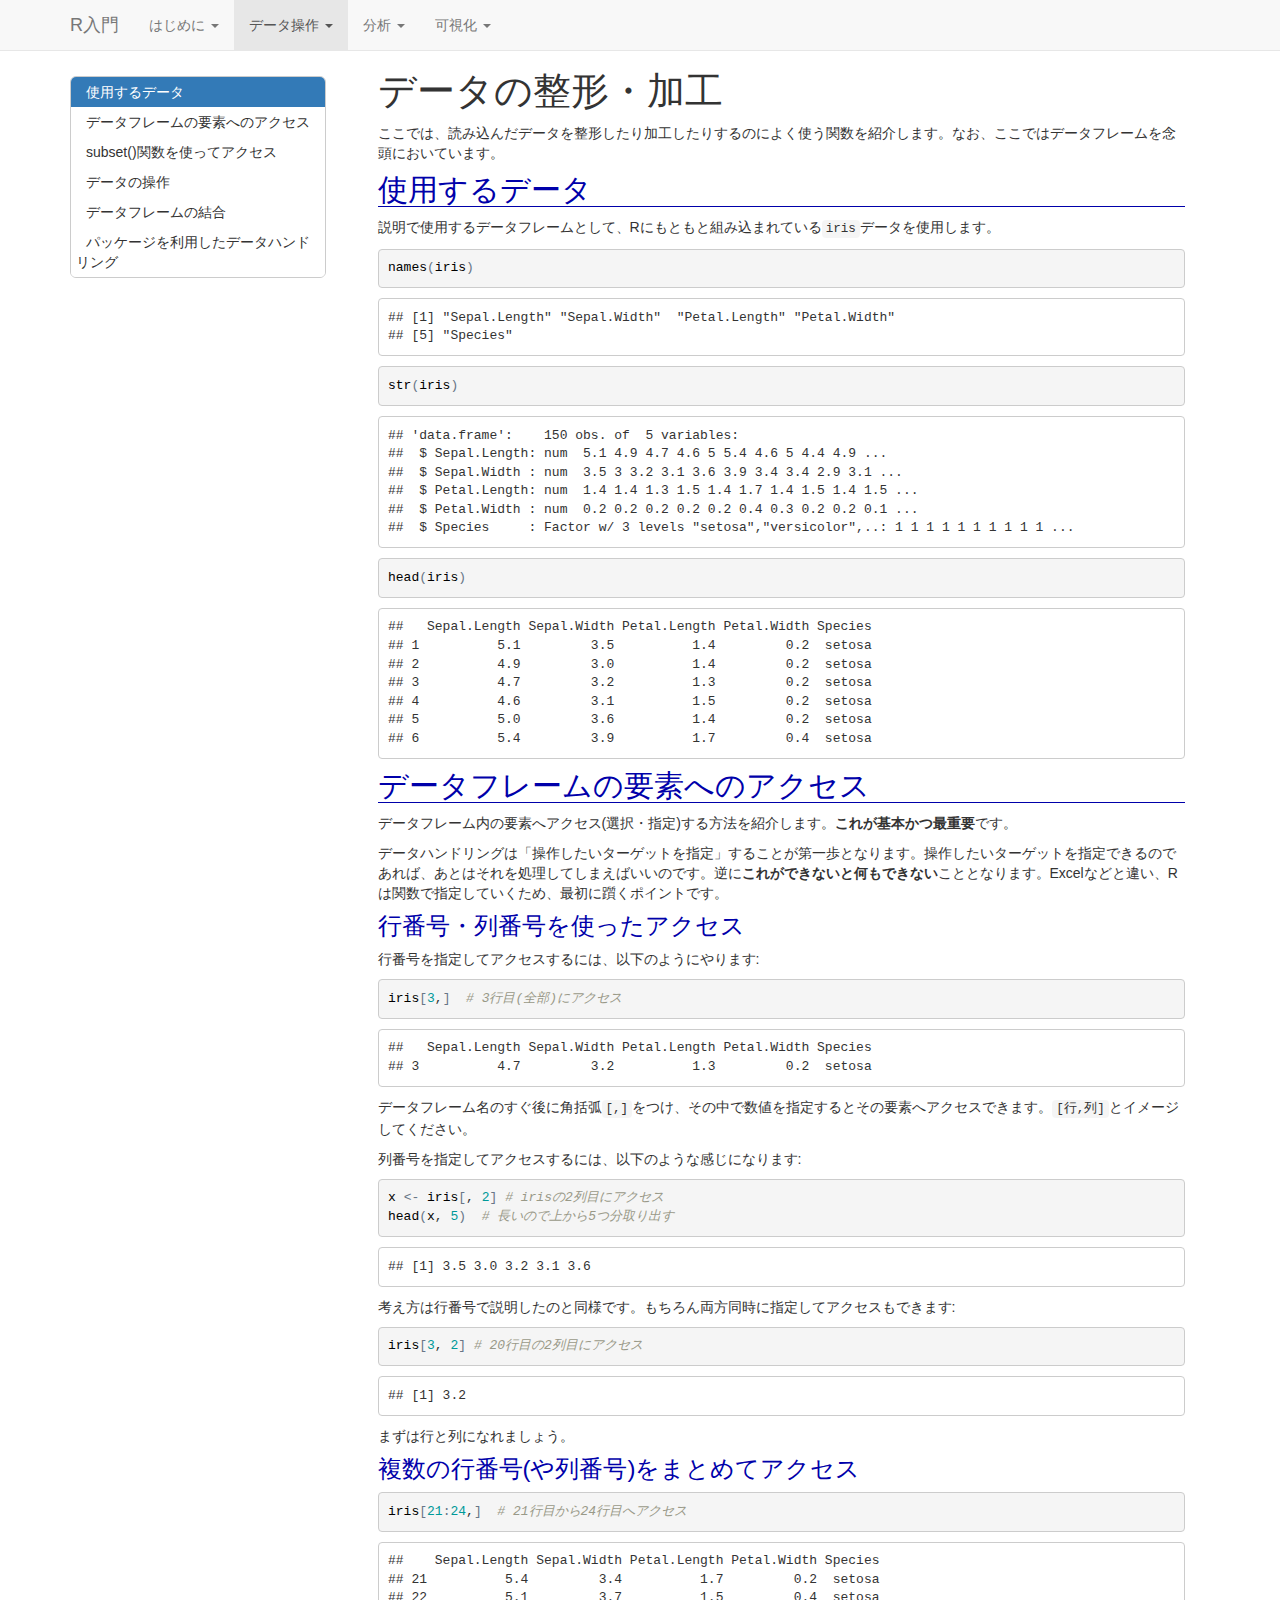
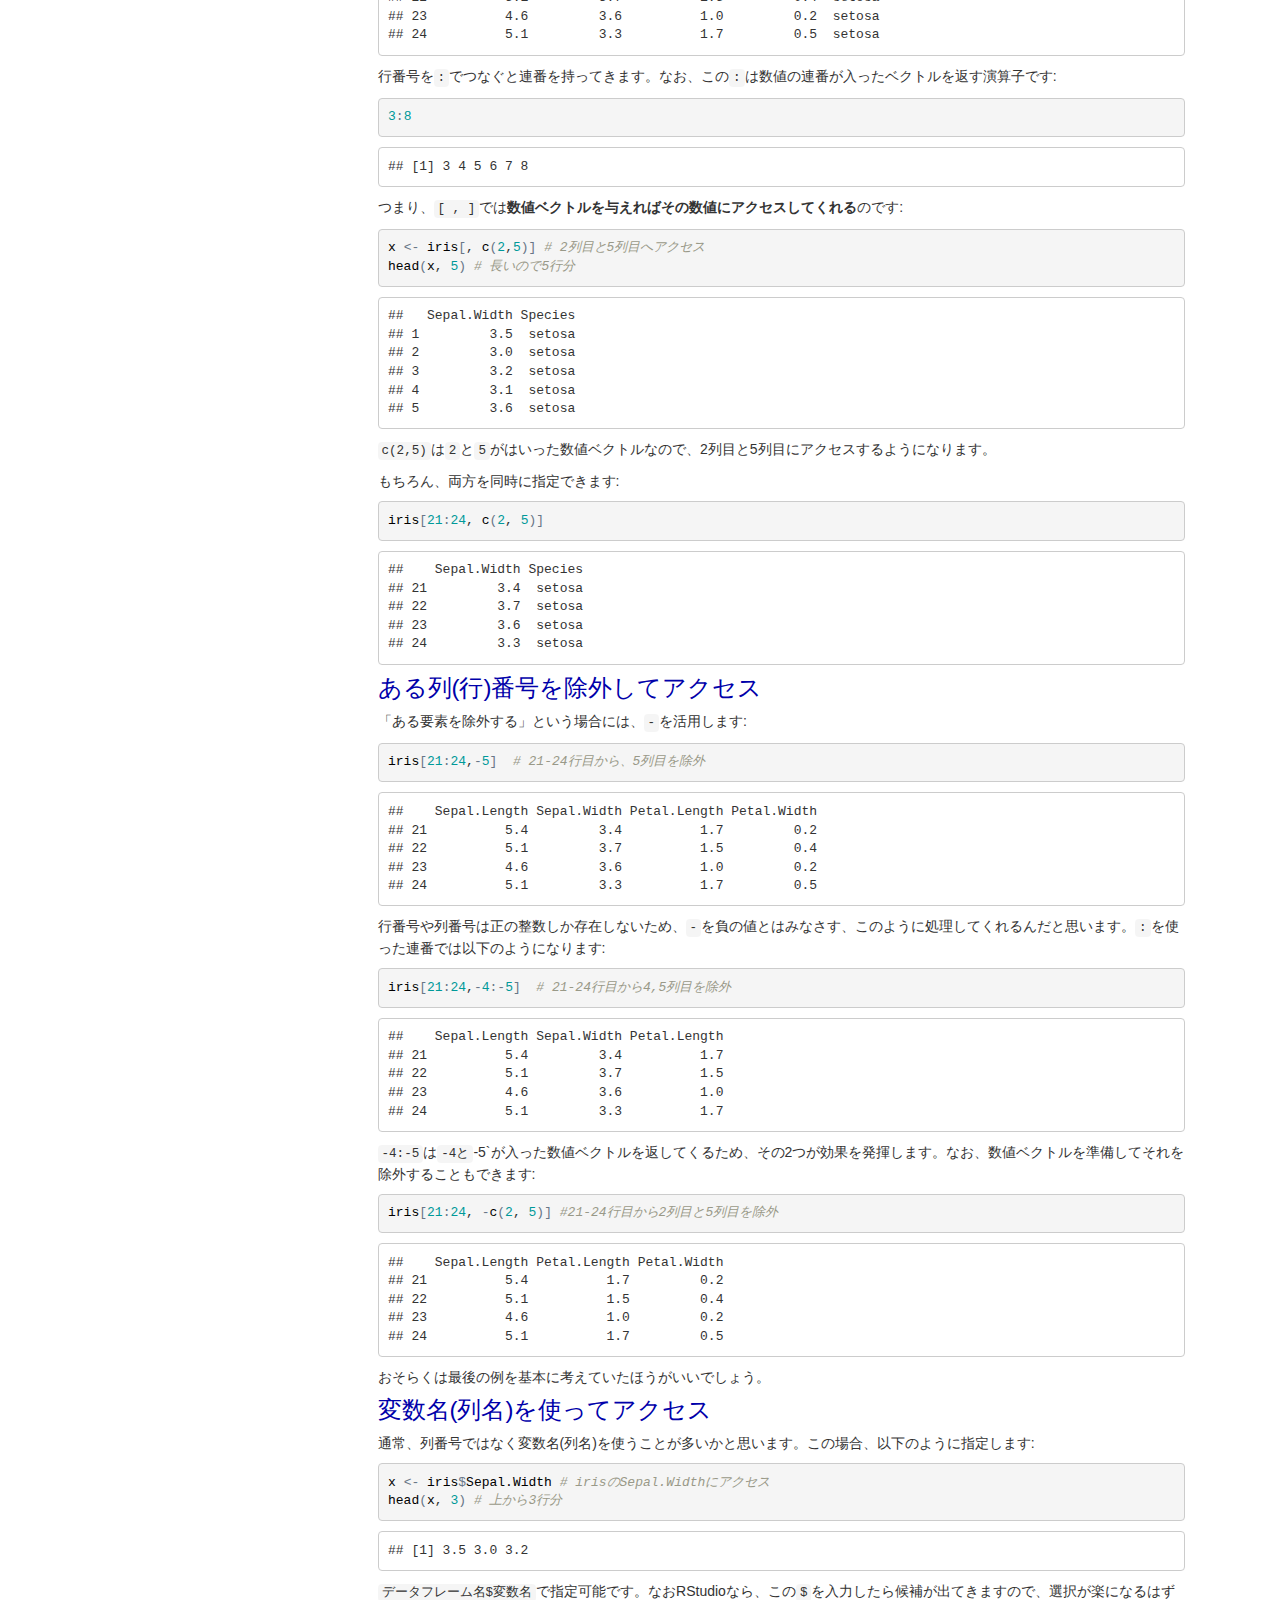
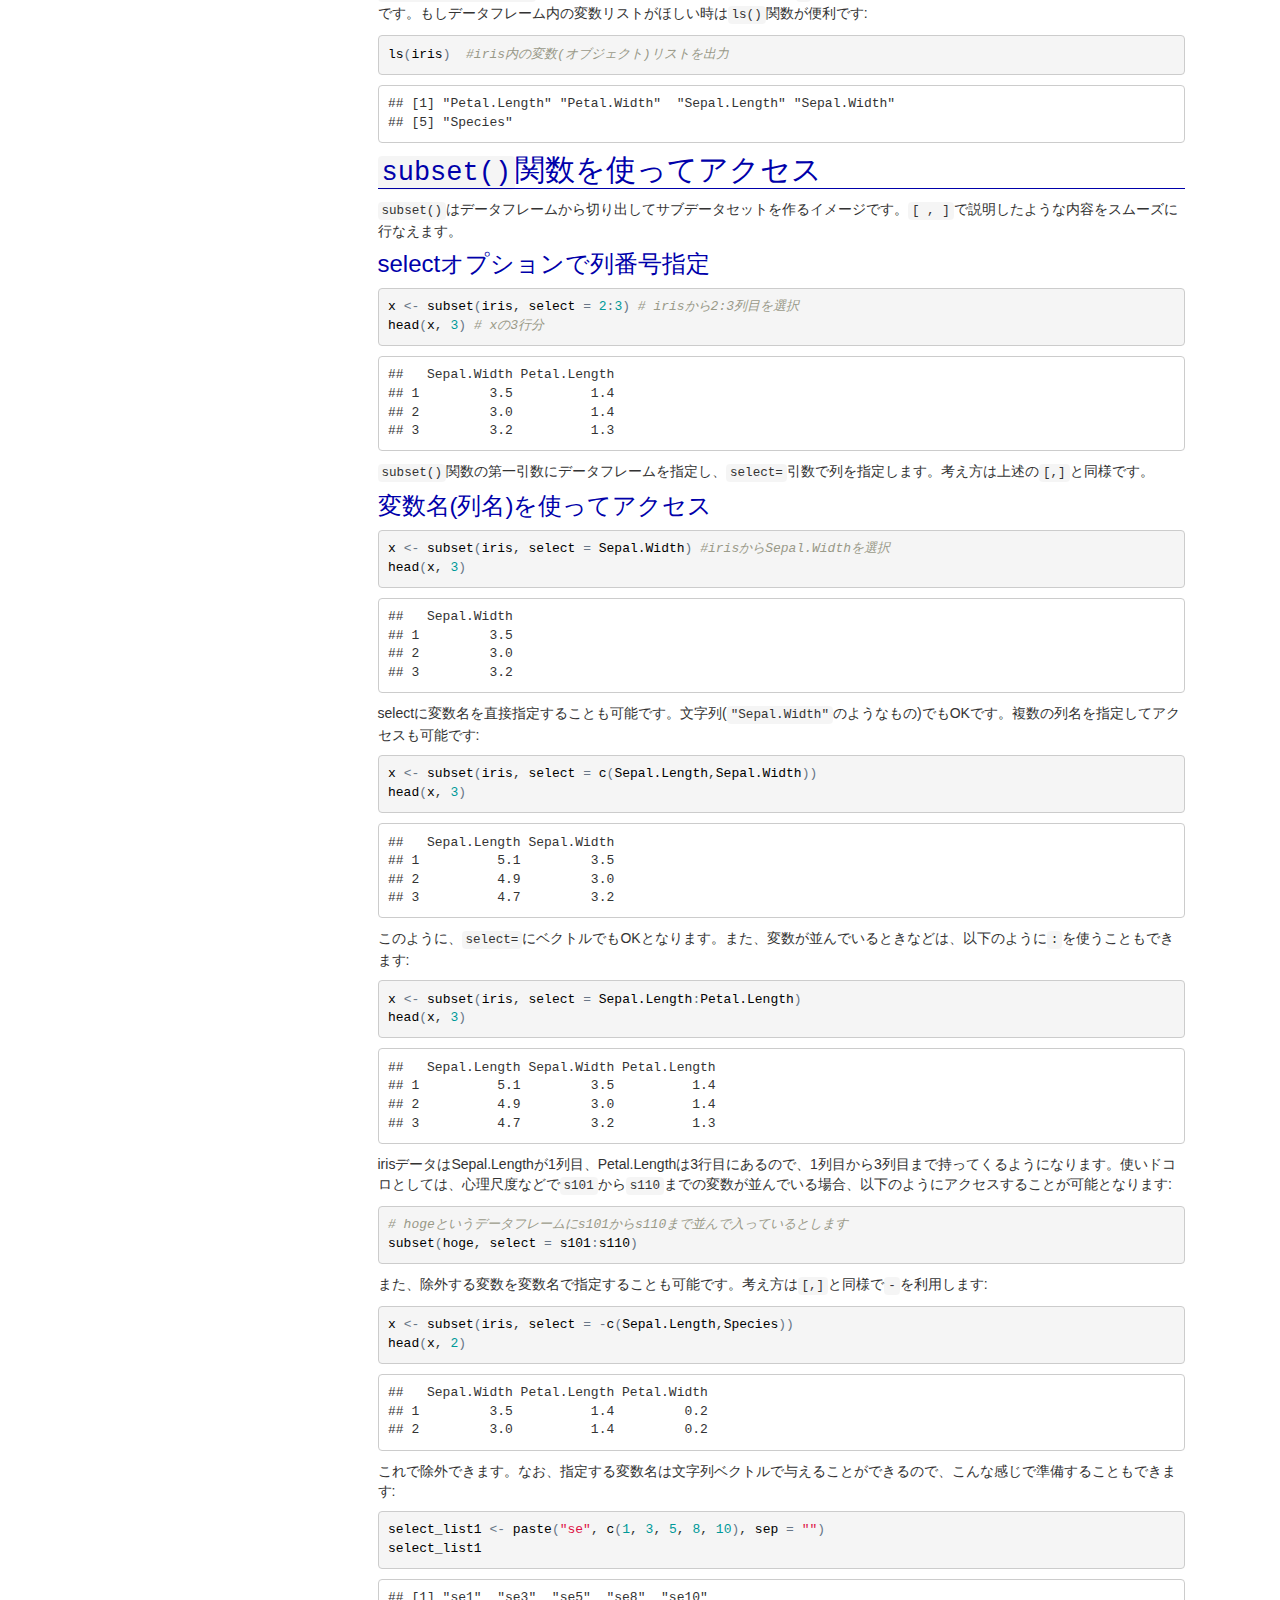
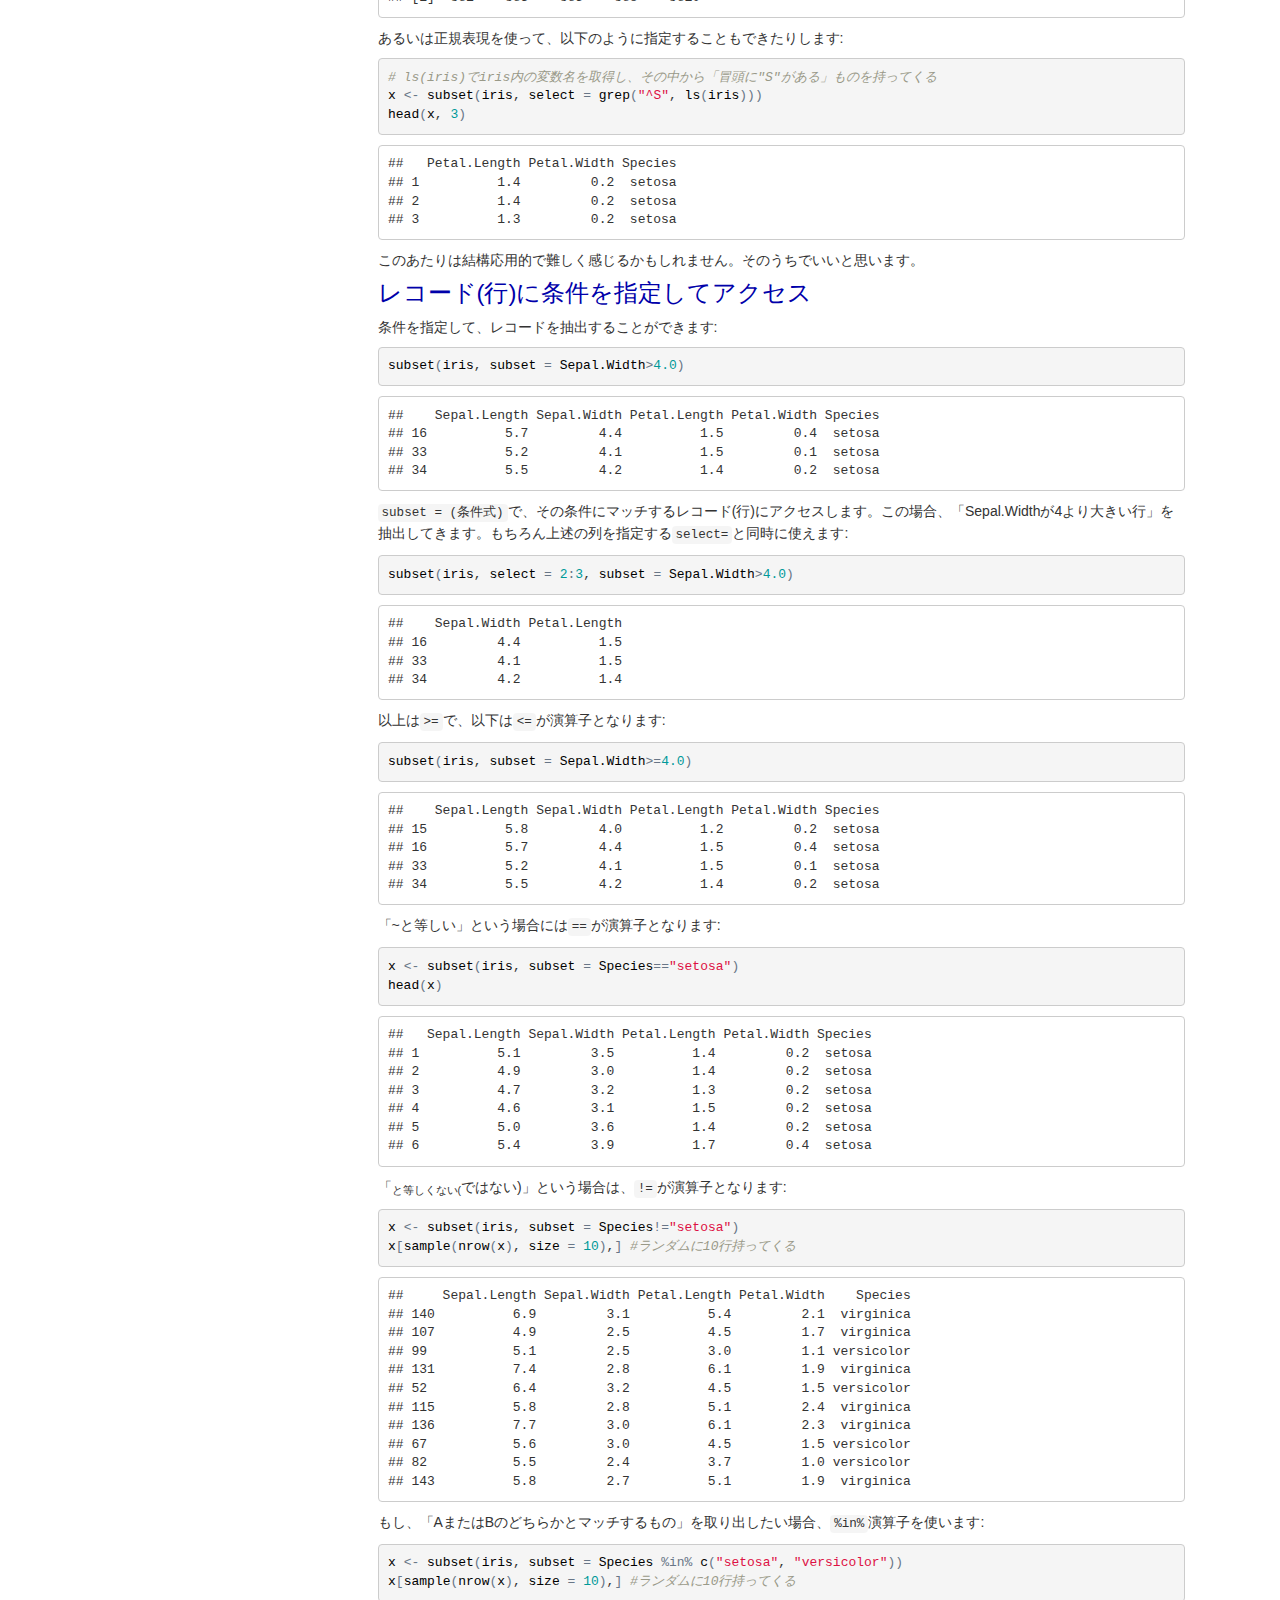
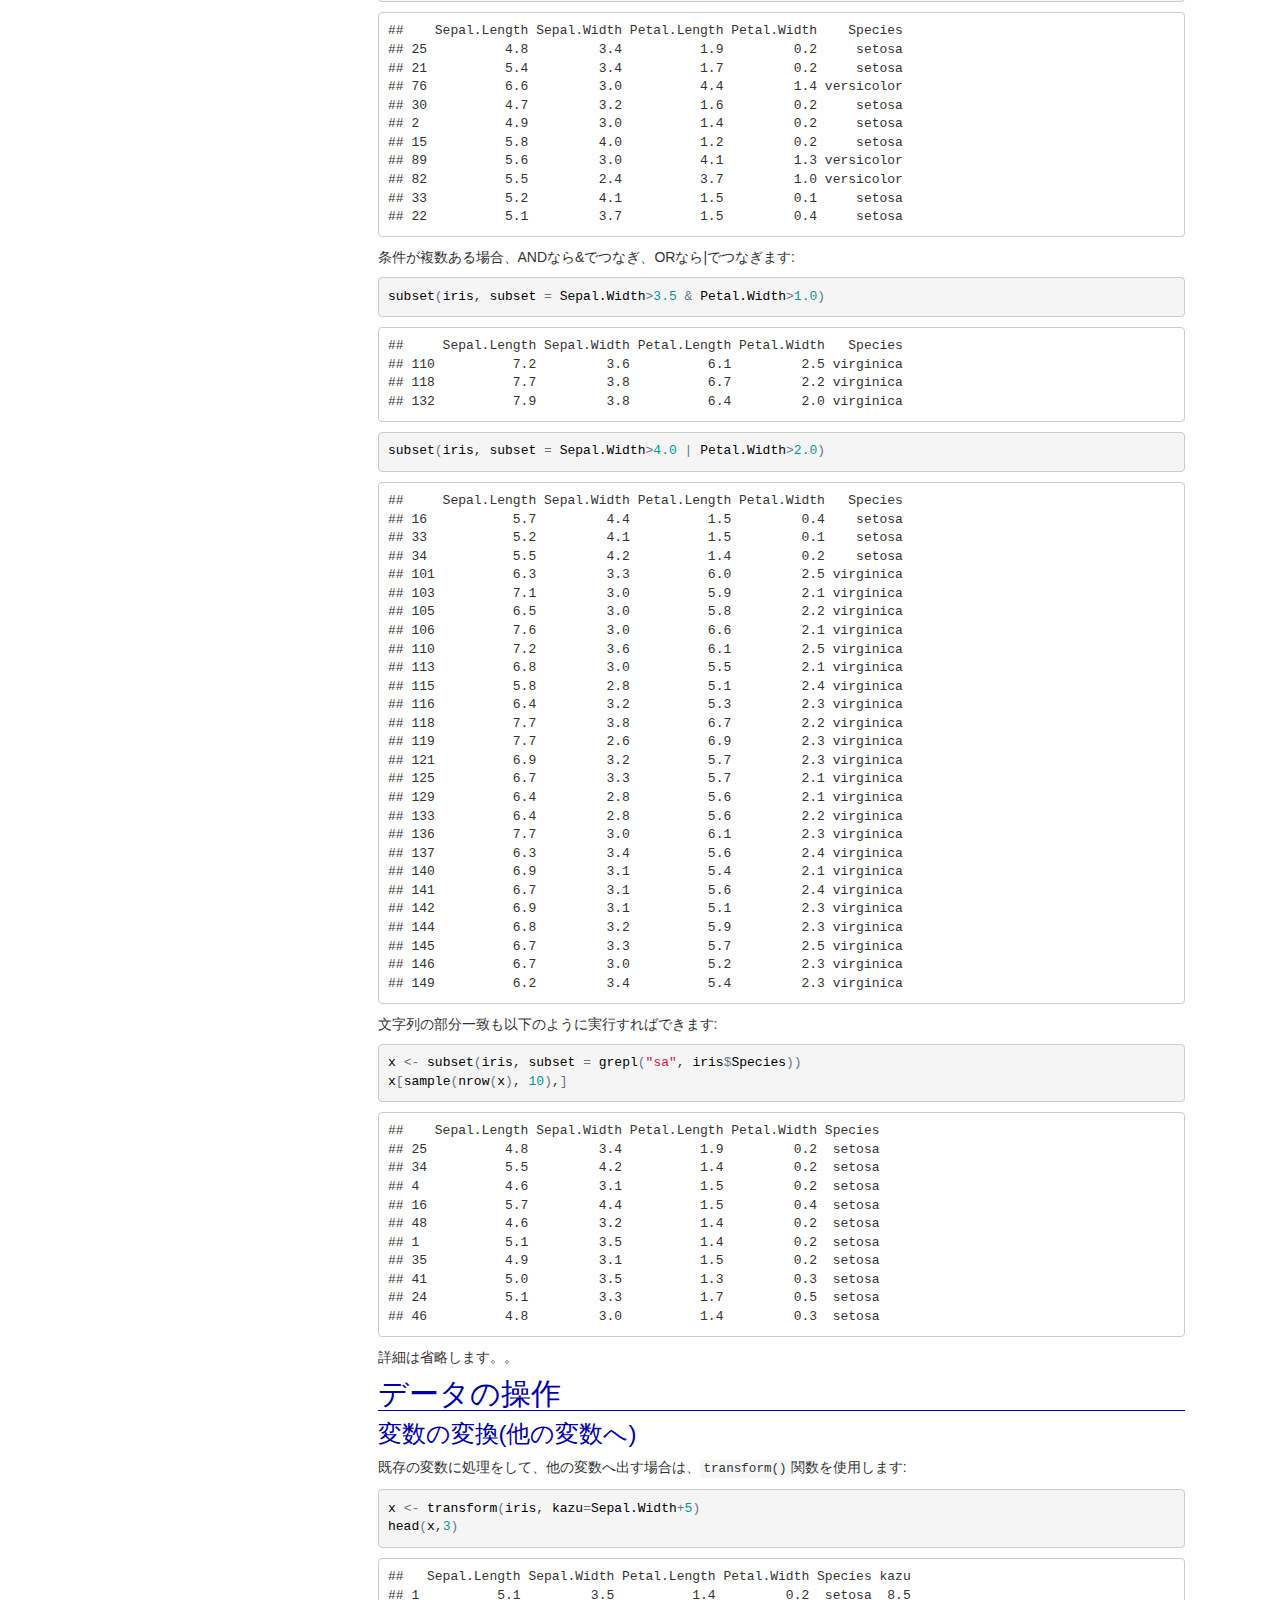
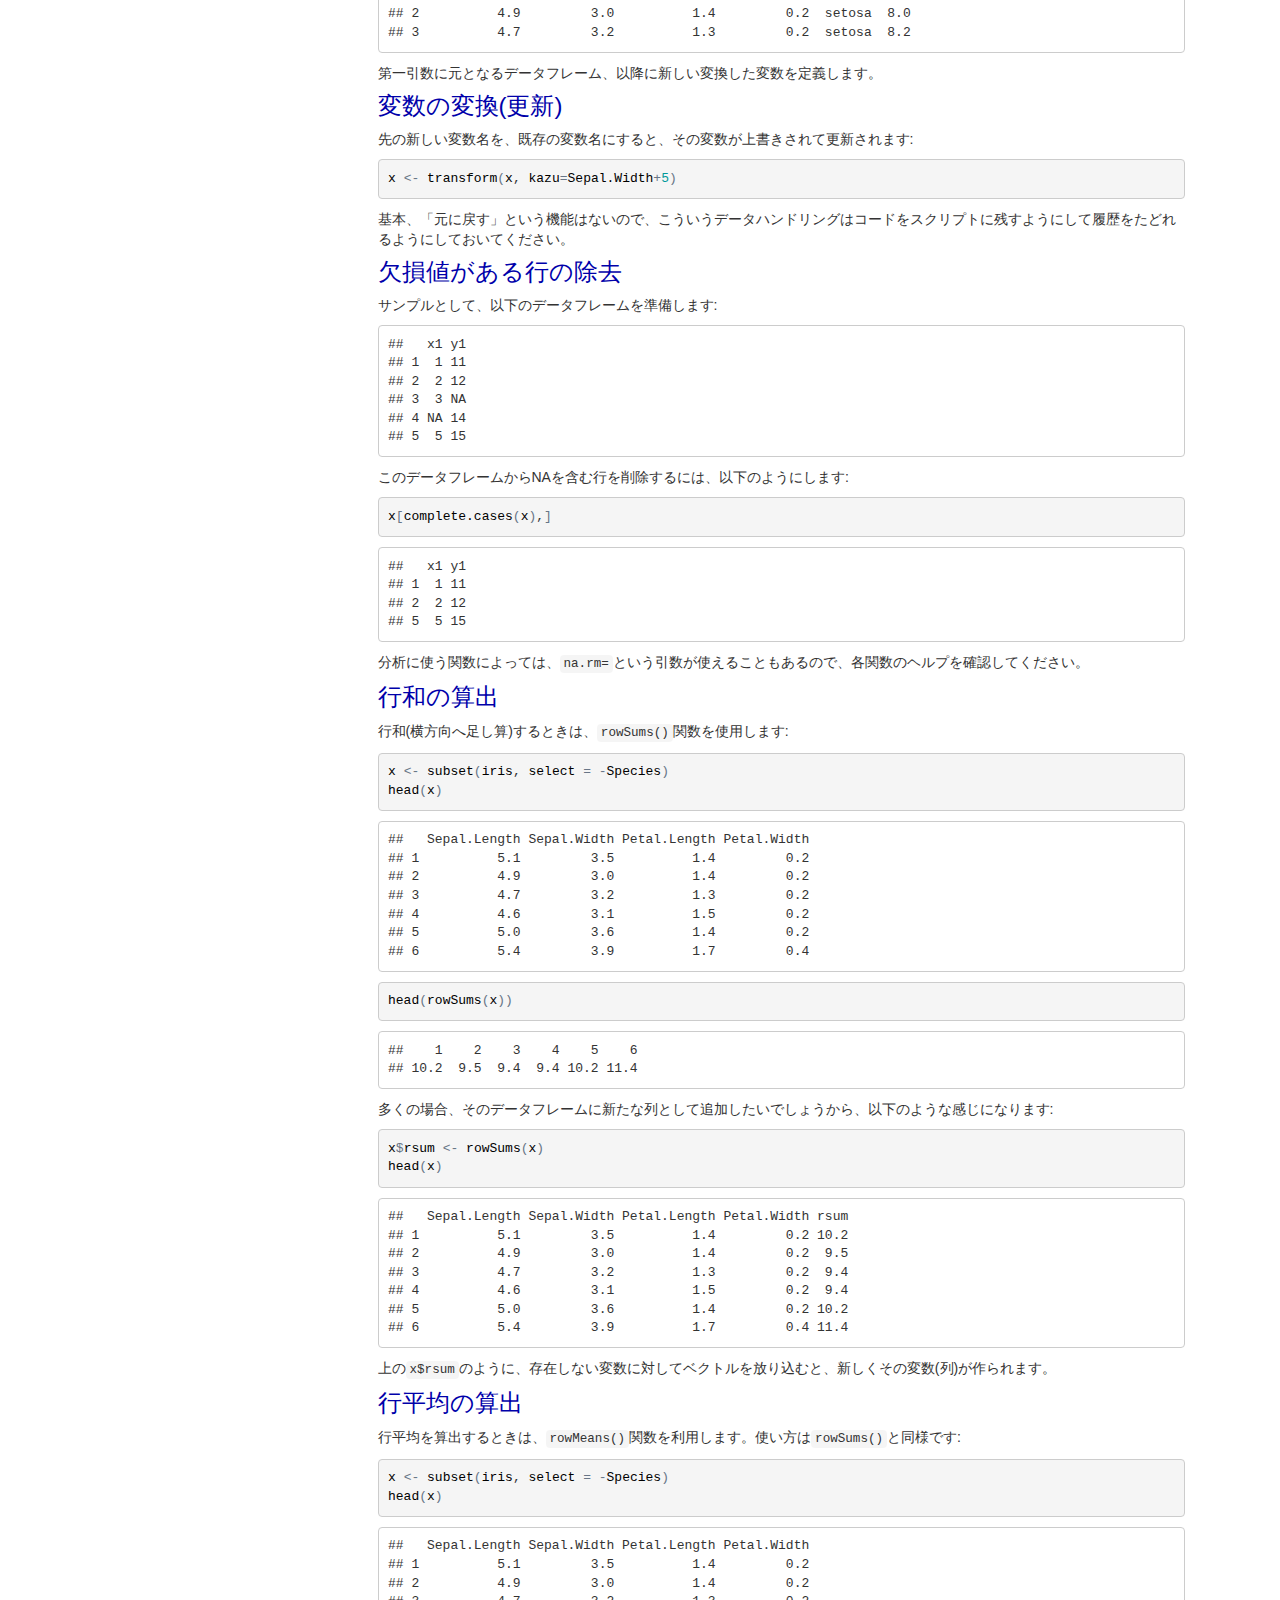
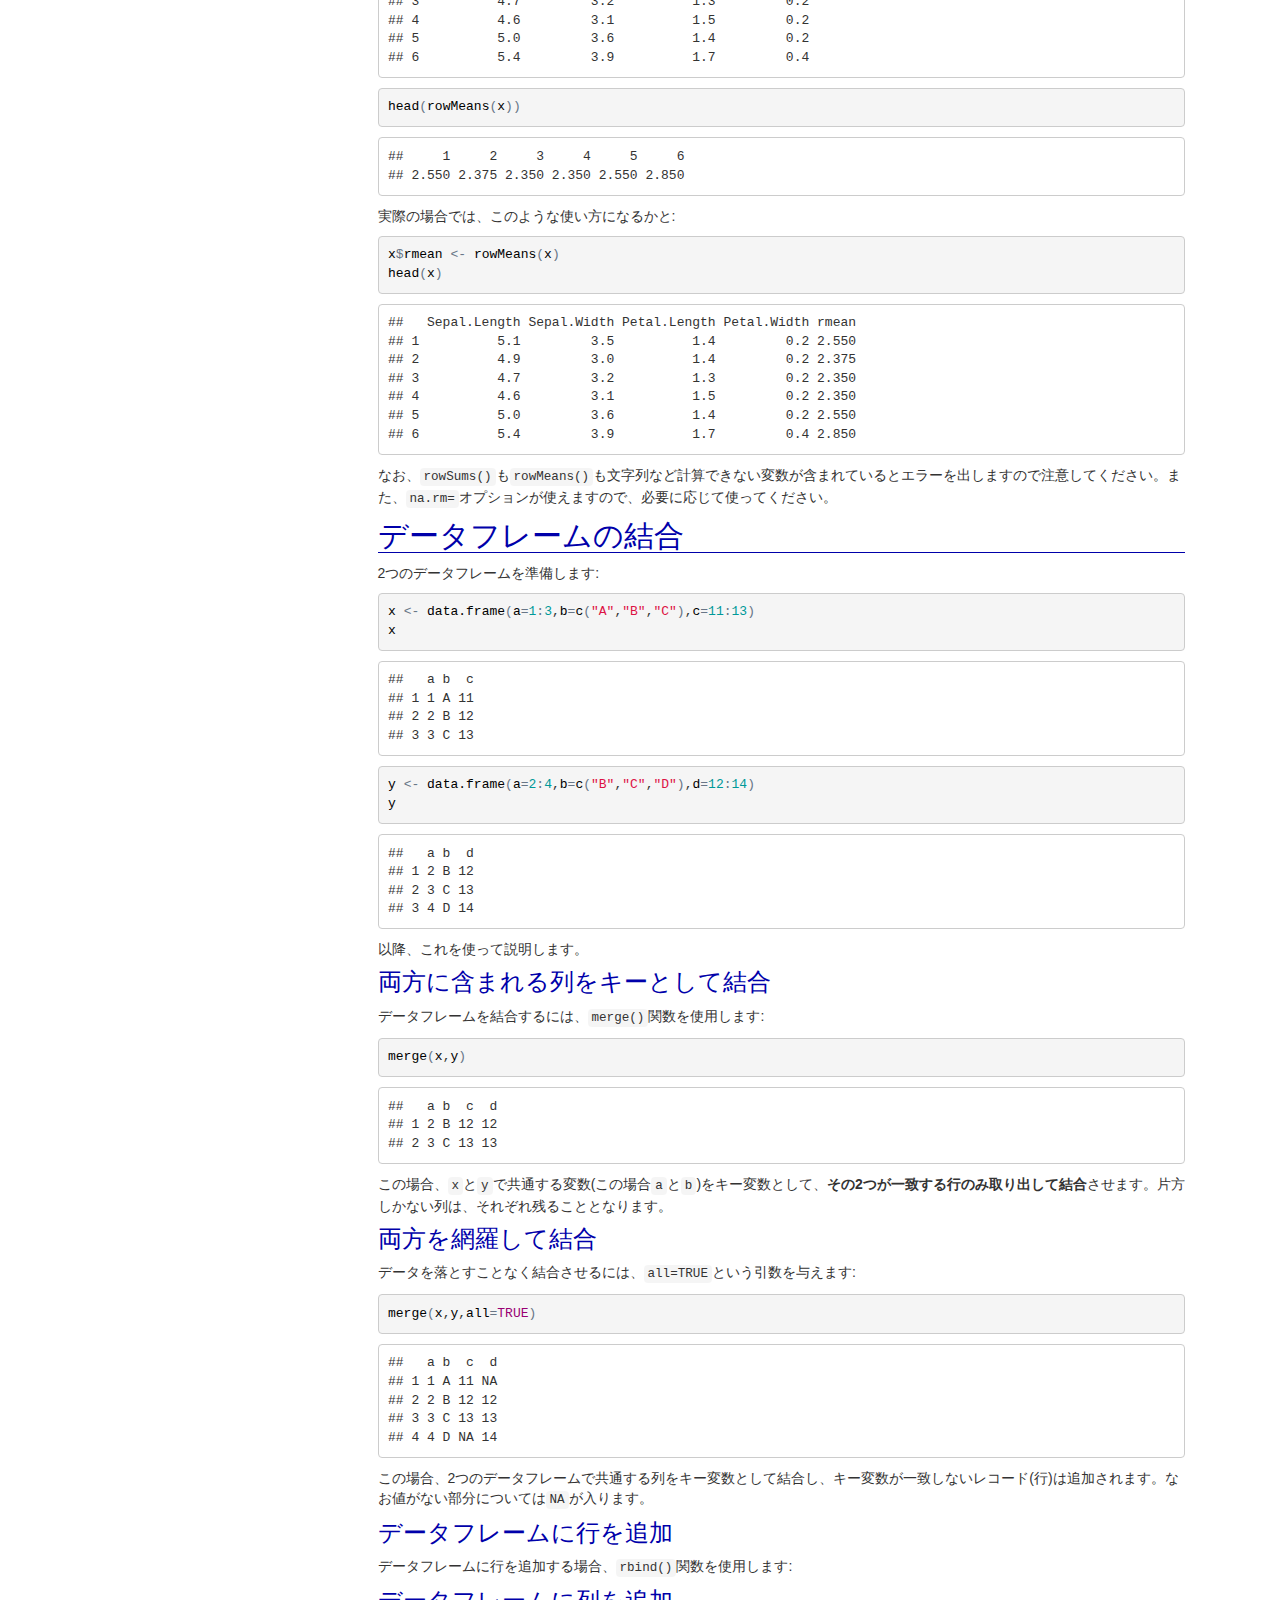
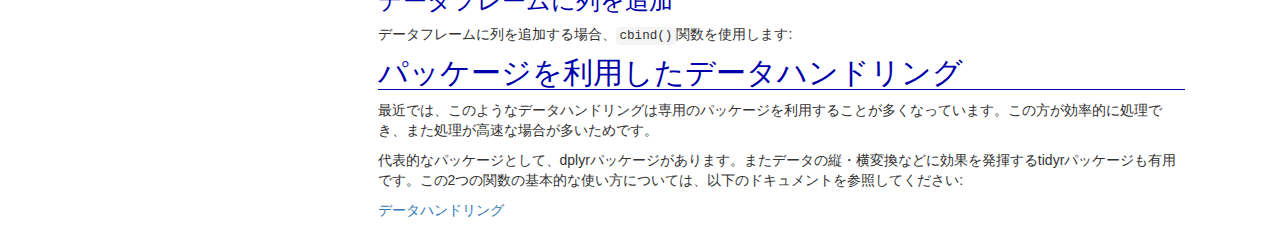
<file: data_handling.html>
<!DOCTYPE html>

<html xmlns="http://www.w3.org/1999/xhtml">

<head>

<meta charset="utf-8">
<meta http-equiv="Content-Type" content="text/html; charset=utf-8" />
<meta name="generator" content="pandoc" />




<title>データの整形・加工</title>

<script src="site_libs/jquery-1.11.3/jquery.min.js"></script>
<script src="site_libs/jqueryui-1.11.4/jquery-ui.min.js"></script>
<link href="site_libs/tocify-1.9.1/jquery.tocify.css" rel="stylesheet" />
<script src="site_libs/tocify-1.9.1/jquery.tocify.js"></script>
<meta name="viewport" content="width=device-width, initial-scale=1" />
<link href="site_libs/bootstrap-3.3.5/css/bootstrap.min.css" rel="stylesheet" />
<script src="site_libs/bootstrap-3.3.5/js/bootstrap.min.js"></script>
<script src="site_libs/bootstrap-3.3.5/shim/html5shiv.min.js"></script>
<script src="site_libs/bootstrap-3.3.5/shim/respond.min.js"></script>

<style type="text/css">code{white-space: pre;}</style>
<link rel="stylesheet"
      href="site_libs/highlight/default.css"
      type="text/css" />
<script src="site_libs/highlight/highlight.js"></script>
<style type="text/css">
  pre:not([class]) {
    background-color: white;
  }
</style>
<script type="text/javascript">
if (window.hljs && document.readyState && document.readyState === "complete") {
   window.setTimeout(function() {
      hljs.initHighlighting();
   }, 0);
}
</script>



<style type="text/css">
h1 {
  font-size: 34px;
}
h1.title {
  font-size: 38px;
}
h2 {
  font-size: 30px;
}
h3 {
  font-size: 24px;
}
h4 {
  font-size: 18px;
}
h5 {
  font-size: 16px;
}
h6 {
  font-size: 12px;
}
.table th:not([align]) {
  text-align: left;
}
</style>

<link rel="stylesheet" href="site_style.css" type="text/css" />

</head>

<body>

<style type = "text/css">
.main-container {
  max-width: 940px;
  margin-left: auto;
  margin-right: auto;
}
code {
  color: inherit;
  background-color: rgba(0, 0, 0, 0.04);
}
img {
  max-width:100%;
  height: auto;
}
.tabbed-pane {
  padding-top: 12px;
}
button.code-folding-btn:focus {
  outline: none;
}
</style>

<style type="text/css">
/* padding for bootstrap navbar */
body {
  padding-top: 51px;
  padding-bottom: 40px;
}
/* offset scroll position for anchor links (for fixed navbar)  */
.section h1 {
  padding-top: 56px;
  margin-top: -56px;
}

.section h2 {
  padding-top: 56px;
  margin-top: -56px;
}
.section h3 {
  padding-top: 56px;
  margin-top: -56px;
}
.section h4 {
  padding-top: 56px;
  margin-top: -56px;
}
.section h5 {
  padding-top: 56px;
  margin-top: -56px;
}
.section h6 {
  padding-top: 56px;
  margin-top: -56px;
}
</style>

<script>
// manage active state of menu based on current page
$(document).ready(function () {
  // active menu anchor
  href = window.location.pathname
  href = href.substr(href.lastIndexOf('/') + 1)
  if (href === "")
    href = "index.html";
  var menuAnchor = $('a[href="' + href + '"]');

  // mark it active
  menuAnchor.parent().addClass('active');

  // if it's got a parent navbar menu mark it active as well
  menuAnchor.closest('li.dropdown').addClass('active');
});
</script>


<div class="container-fluid main-container">

<!-- tabsets -->
<script src="site_libs/navigation-1.1/tabsets.js"></script>
<script>
$(document).ready(function () {
  window.buildTabsets("TOC");
});
</script>

<!-- code folding -->




<script>
$(document).ready(function ()  {

    // move toc-ignore selectors from section div to header
    $('div.section.toc-ignore')
        .removeClass('toc-ignore')
        .children('h1,h2,h3,h4,h5').addClass('toc-ignore');

    // establish options
    var options = {
      selectors: "h1,h2,h3",
      theme: "bootstrap3",
      context: '.toc-content',
      hashGenerator: function (text) {
        return text.replace(/[.\/?&!#<>]/g, '').replace(/\s/g, '_').toLowerCase();
      },
      ignoreSelector: ".toc-ignore",
      scrollTo: 0
    };
    options.showAndHide = true;
    options.smoothScroll = true;

    // tocify
    var toc = $("#TOC").tocify(options).data("toc-tocify");
});
</script>

<style type="text/css">

#TOC {
  margin: 25px 0px 20px 0px;
}
@media (max-width: 768px) {
#TOC {
  position: relative;
  width: 100%;
}
}


.toc-content {
  padding-left: 30px;
  padding-right: 40px;
}

div.main-container {
  max-width: 1200px;
}

div.tocify {
  width: 20%;
  max-width: 260px;
  max-height: 85%;
}

@media (min-width: 768px) and (max-width: 991px) {
  div.tocify {
    width: 25%;
  }
}

@media (max-width: 767px) {
  div.tocify {
    width: 100%;
    max-width: none;
  }
}

.tocify ul, .tocify li {
  line-height: 20px;
}

.tocify-subheader .tocify-item {
  font-size: 0.9em;
  padding-left: 5px;
}

.tocify .list-group-item {
  border-radius: 0px;
}


</style>

<!-- setup 3col/9col grid for toc_float and main content  -->
<div class="row-fluid">
<div class="col-xs-12 col-sm-4 col-md-3">
<div id="TOC" class="tocify">
</div>
</div>

<div class="toc-content col-xs-12 col-sm-8 col-md-9">




<div class="navbar navbar-default  navbar-fixed-top" role="navigation">
  <div class="container">
    <div class="navbar-header">
      <button type="button" class="navbar-toggle collapsed" data-toggle="collapse" data-target="#navbar">
        <span class="icon-bar"></span>
        <span class="icon-bar"></span>
        <span class="icon-bar"></span>
      </button>
      <a class="navbar-brand" href="index.html">R入門</a>
    </div>
    <div id="navbar" class="navbar-collapse collapse">
      <ul class="nav navbar-nav">
        <li class="dropdown">
  <a href="#" class="dropdown-toggle" data-toggle="dropdown" role="button" aria-expanded="false">
    はじめに
     
    <span class="caret"></span>
  </a>
  <ul class="dropdown-menu" role="menu">
    <li>
      <a href="setupR.html">SetUp R</a>
    </li>
    <li>
      <a href="touch_RStudio.html">Rに触れる</a>
    </li>
    <li>
      <a href="R_base_knowledge.html">Rの基礎知識</a>
    </li>
  </ul>
</li>
<li class="dropdown">
  <a href="#" class="dropdown-toggle" data-toggle="dropdown" role="button" aria-expanded="false">
    データ操作
     
    <span class="caret"></span>
  </a>
  <ul class="dropdown-menu" role="menu">
    <li>
      <a href="make_dataset.html">データの作成</a>
    </li>
    <li>
      <a href="read_dataset.html">データの読み込み</a>
    </li>
    <li>
      <a href="data_handling.html">データ整形・加工</a>
    </li>
  </ul>
</li>
<li class="dropdown">
  <a href="#" class="dropdown-toggle" data-toggle="dropdown" role="button" aria-expanded="false">
    分析
     
    <span class="caret"></span>
  </a>
  <ul class="dropdown-menu" role="menu">
    <li class="dropdown-header">基礎統計</li>
    <li class="dropdown-header">分散分析</li>
    <li class="dropdown-header">回帰分析</li>
    <li class="dropdown-header">多変量解析</li>
  </ul>
</li>
<li class="dropdown">
  <a href="#" class="dropdown-toggle" data-toggle="dropdown" role="button" aria-expanded="false">
    可視化
     
    <span class="caret"></span>
  </a>
  <ul class="dropdown-menu" role="menu">
    <li class="dropdown-header">組み込み関数</li>
    <li class="dropdown-header">ggplot2</li>
  </ul>
</li>
      </ul>
      <ul class="nav navbar-nav navbar-right">
        
      </ul>
    </div><!--/.nav-collapse -->
  </div><!--/.container -->
</div><!--/.navbar -->

<div class="fluid-row" id="header">



<h1 class="title toc-ignore">データの整形・加工</h1>

</div>


<p>ここでは、読み込んだデータを整形したり加工したりするのによく使う関数を紹介します。なお、ここではデータフレームを念頭においています。</p>
<div class="section level2">
<h2>使用するデータ</h2>
<p>説明で使用するデータフレームとして、Rにもともと組み込まれている<code>iris</code>データを使用します。</p>
<pre class="r"><code>names(iris)</code></pre>
<pre><code>## [1] &quot;Sepal.Length&quot; &quot;Sepal.Width&quot;  &quot;Petal.Length&quot; &quot;Petal.Width&quot; 
## [5] &quot;Species&quot;</code></pre>
<pre class="r"><code>str(iris)</code></pre>
<pre><code>## &#39;data.frame&#39;:    150 obs. of  5 variables:
##  $ Sepal.Length: num  5.1 4.9 4.7 4.6 5 5.4 4.6 5 4.4 4.9 ...
##  $ Sepal.Width : num  3.5 3 3.2 3.1 3.6 3.9 3.4 3.4 2.9 3.1 ...
##  $ Petal.Length: num  1.4 1.4 1.3 1.5 1.4 1.7 1.4 1.5 1.4 1.5 ...
##  $ Petal.Width : num  0.2 0.2 0.2 0.2 0.2 0.4 0.3 0.2 0.2 0.1 ...
##  $ Species     : Factor w/ 3 levels &quot;setosa&quot;,&quot;versicolor&quot;,..: 1 1 1 1 1 1 1 1 1 1 ...</code></pre>
<pre class="r"><code>head(iris)</code></pre>
<pre><code>##   Sepal.Length Sepal.Width Petal.Length Petal.Width Species
## 1          5.1         3.5          1.4         0.2  setosa
## 2          4.9         3.0          1.4         0.2  setosa
## 3          4.7         3.2          1.3         0.2  setosa
## 4          4.6         3.1          1.5         0.2  setosa
## 5          5.0         3.6          1.4         0.2  setosa
## 6          5.4         3.9          1.7         0.4  setosa</code></pre>
</div>
<div class="section level2">
<h2>データフレームの要素へのアクセス</h2>
<p>データフレーム内の要素へアクセス(選択・指定)する方法を紹介します。<strong>これが基本かつ最重要</strong>です。</p>
<p>データハンドリングは「操作したいターゲットを指定」することが第一歩となります。操作したいターゲットを指定できるのであれば、あとはそれを処理してしまえばいいのです。逆に<strong>これができないと何もできない</strong>こととなります。Excelなどと違い、Rは関数で指定していくため、最初に躓くポイントです。</p>
<div class="section level3">
<h3>行番号・列番号を使ったアクセス</h3>
<p>行番号を指定してアクセスするには、以下のようにやります:</p>
<pre class="r"><code>iris[3,]  # 3行目(全部)にアクセス</code></pre>
<pre><code>##   Sepal.Length Sepal.Width Petal.Length Petal.Width Species
## 3          4.7         3.2          1.3         0.2  setosa</code></pre>
<p>データフレーム名のすぐ後に角括弧<code>[,]</code>をつけ、その中で数値を指定するとその要素へアクセスできます。<code>[行,列]</code>とイメージしてください。</p>
<p>列番号を指定してアクセスするには、以下のような感じになります:</p>
<pre class="r"><code>x &lt;- iris[, 2] # irisの2列目にアクセス
head(x, 5)  # 長いので上から5つ分取り出す</code></pre>
<pre><code>## [1] 3.5 3.0 3.2 3.1 3.6</code></pre>
<p>考え方は行番号で説明したのと同様です。もちろん両方同時に指定してアクセスもできます:</p>
<pre class="r"><code>iris[3, 2] # 20行目の2列目にアクセス</code></pre>
<pre><code>## [1] 3.2</code></pre>
<p>まずは行と列になれましょう。</p>
</div>
<div class="section level3">
<h3>複数の行番号(や列番号)をまとめてアクセス</h3>
<pre class="r"><code>iris[21:24,]  # 21行目から24行目へアクセス</code></pre>
<pre><code>##    Sepal.Length Sepal.Width Petal.Length Petal.Width Species
## 21          5.4         3.4          1.7         0.2  setosa
## 22          5.1         3.7          1.5         0.4  setosa
## 23          4.6         3.6          1.0         0.2  setosa
## 24          5.1         3.3          1.7         0.5  setosa</code></pre>
<p>行番号を<code>:</code>でつなぐと連番を持ってきます。なお、この<code>:</code>は数値の連番が入ったベクトルを返す演算子です:</p>
<pre class="r"><code>3:8</code></pre>
<pre><code>## [1] 3 4 5 6 7 8</code></pre>
<p>つまり、<code>[ , ]</code>では<strong>数値ベクトルを与えればその数値にアクセスしてくれる</strong>のです:</p>
<pre class="r"><code>x &lt;- iris[, c(2,5)] # 2列目と5列目へアクセス 
head(x, 5) # 長いので5行分</code></pre>
<pre><code>##   Sepal.Width Species
## 1         3.5  setosa
## 2         3.0  setosa
## 3         3.2  setosa
## 4         3.1  setosa
## 5         3.6  setosa</code></pre>
<p><code>c(2,5)</code>は<code>2</code>と<code>5</code>がはいった数値ベクトルなので、2列目と5列目にアクセスするようになります。</p>
<p>もちろん、両方を同時に指定できます:</p>
<pre class="r"><code>iris[21:24, c(2, 5)]</code></pre>
<pre><code>##    Sepal.Width Species
## 21         3.4  setosa
## 22         3.7  setosa
## 23         3.6  setosa
## 24         3.3  setosa</code></pre>
</div>
<div class="section level3">
<h3>ある列(行)番号を除外してアクセス</h3>
<p>「ある要素を除外する」という場合には、<code>-</code>を活用します:</p>
<pre class="r"><code>iris[21:24,-5]  # 21-24行目から、5列目を除外</code></pre>
<pre><code>##    Sepal.Length Sepal.Width Petal.Length Petal.Width
## 21          5.4         3.4          1.7         0.2
## 22          5.1         3.7          1.5         0.4
## 23          4.6         3.6          1.0         0.2
## 24          5.1         3.3          1.7         0.5</code></pre>
<p>行番号や列番号は正の整数しか存在しないため、<code>-</code>を負の値とはみなさす、このように処理してくれるんだと思います。<code>:</code>を使った連番では以下のようになります:</p>
<pre class="r"><code>iris[21:24,-4:-5]  # 21-24行目から4,5列目を除外</code></pre>
<pre><code>##    Sepal.Length Sepal.Width Petal.Length
## 21          5.4         3.4          1.7
## 22          5.1         3.7          1.5
## 23          4.6         3.6          1.0
## 24          5.1         3.3          1.7</code></pre>
<p><code>-4:-5</code>は<code>-4と</code>-5`が入った数値ベクトルを返してくるため、その2つが効果を発揮します。なお、数値ベクトルを準備してそれを除外することもできます:</p>
<pre class="r"><code>iris[21:24, -c(2, 5)] #21-24行目から2列目と5列目を除外</code></pre>
<pre><code>##    Sepal.Length Petal.Length Petal.Width
## 21          5.4          1.7         0.2
## 22          5.1          1.5         0.4
## 23          4.6          1.0         0.2
## 24          5.1          1.7         0.5</code></pre>
<p>おそらくは最後の例を基本に考えていたほうがいいでしょう。</p>
</div>
<div class="section level3">
<h3>変数名(列名)を使ってアクセス</h3>
<p>通常、列番号ではなく変数名(列名)を使うことが多いかと思います。この場合、以下のように指定します:</p>
<pre class="r"><code>x &lt;- iris$Sepal.Width # irisのSepal.Widthにアクセス
head(x, 3) # 上から3行分</code></pre>
<pre><code>## [1] 3.5 3.0 3.2</code></pre>
<p><code>データフレーム名$変数名</code>で指定可能です。なおRStudioなら、この<code>$</code>を入力したら候補が出てきますので、選択が楽になるはずです。もしデータフレーム内の変数リストがほしい時は<code>ls()</code>関数が便利です:</p>
<pre class="r"><code>ls(iris)  #iris内の変数(オブジェクト)リストを出力</code></pre>
<pre><code>## [1] &quot;Petal.Length&quot; &quot;Petal.Width&quot;  &quot;Sepal.Length&quot; &quot;Sepal.Width&quot; 
## [5] &quot;Species&quot;</code></pre>
</div>
</div>
<div id="subset" class="section level2">
<h2><code>subset()</code>関数を使ってアクセス</h2>
<p><code>subset()</code>はデータフレームから切り出してサブデータセットを作るイメージです。<code>[ , ]</code>で説明したような内容をスムーズに行なえます。</p>
<div id="select" class="section level3">
<h3>selectオプションで列番号指定</h3>
<pre class="r"><code>x &lt;- subset(iris, select = 2:3) # irisから2:3列目を選択
head(x, 3) # xの3行分</code></pre>
<pre><code>##   Sepal.Width Petal.Length
## 1         3.5          1.4
## 2         3.0          1.4
## 3         3.2          1.3</code></pre>
<p><code>subset()</code>関数の第一引数にデータフレームを指定し、<code>select=</code>引数で列を指定します。考え方は上述の<code>[,]</code>と同様です。</p>
</div>
<div id="-1" class="section level3">
<h3>変数名(列名)を使ってアクセス</h3>
<pre class="r"><code>x &lt;- subset(iris, select = Sepal.Width) #irisからSepal.Widthを選択
head(x, 3)</code></pre>
<pre><code>##   Sepal.Width
## 1         3.5
## 2         3.0
## 3         3.2</code></pre>
<p>selectに変数名を直接指定することも可能です。文字列(<code>&quot;Sepal.Width&quot;</code>のようなもの)でもOKです。複数の列名を指定してアクセスも可能です:</p>
<pre class="r"><code>x &lt;- subset(iris, select = c(Sepal.Length,Sepal.Width))
head(x, 3)</code></pre>
<pre><code>##   Sepal.Length Sepal.Width
## 1          5.1         3.5
## 2          4.9         3.0
## 3          4.7         3.2</code></pre>
<p>このように、<code>select=</code>にベクトルでもOKとなります。また、変数が並んでいるときなどは、以下のように<code>:</code>を使うこともできます:</p>
<pre class="r"><code>x &lt;- subset(iris, select = Sepal.Length:Petal.Length)
head(x, 3)</code></pre>
<pre><code>##   Sepal.Length Sepal.Width Petal.Length
## 1          5.1         3.5          1.4
## 2          4.9         3.0          1.4
## 3          4.7         3.2          1.3</code></pre>
<p>irisデータはSepal.Lengthが1列目、Petal.Lengthは3行目にあるので、1列目から3列目まで持ってくるようになります。使いドコロとしては、心理尺度などで<code>s101</code>から<code>s110</code>までの変数が並んでいる場合、以下のようにアクセスすることが可能となります:</p>
<pre class="r"><code># hogeというデータフレームにs101からs110まで並んで入っているとします
subset(hoge, select = s101:s110)</code></pre>
<p>また、除外する変数を変数名で指定することも可能です。考え方は<code>[,]</code>と同様で<code>-</code>を利用します:</p>
<pre class="r"><code>x &lt;- subset(iris, select = -c(Sepal.Length,Species))
head(x, 2)</code></pre>
<pre><code>##   Sepal.Width Petal.Length Petal.Width
## 1         3.5          1.4         0.2
## 2         3.0          1.4         0.2</code></pre>
<p>これで除外できます。なお、指定する変数名は文字列ベクトルで与えることができるので、こんな感じで準備することもできます:</p>
<pre class="r"><code>select_list1 &lt;- paste(&quot;se&quot;, c(1, 3, 5, 8, 10), sep = &quot;&quot;)
select_list1</code></pre>
<pre><code>## [1] &quot;se1&quot;  &quot;se3&quot;  &quot;se5&quot;  &quot;se8&quot;  &quot;se10&quot;</code></pre>
<p>あるいは正規表現を使って、以下のように指定することもできたりします:</p>
<pre class="r"><code># ls(iris)でiris内の変数名を取得し、その中から「冒頭に&quot;S&quot;がある」ものを持ってくる
x &lt;- subset(iris, select = grep(&quot;^S&quot;, ls(iris)))
head(x, 3)</code></pre>
<pre><code>##   Petal.Length Petal.Width Species
## 1          1.4         0.2  setosa
## 2          1.4         0.2  setosa
## 3          1.3         0.2  setosa</code></pre>
<p>このあたりは結構応用的で難しく感じるかもしれません。そのうちでいいと思います。</p>
</div>
<div class="section level3">
<h3>レコード(行)に条件を指定してアクセス</h3>
<p>条件を指定して、レコードを抽出することができます:</p>
<pre class="r"><code>subset(iris, subset = Sepal.Width&gt;4.0)</code></pre>
<pre><code>##    Sepal.Length Sepal.Width Petal.Length Petal.Width Species
## 16          5.7         4.4          1.5         0.4  setosa
## 33          5.2         4.1          1.5         0.1  setosa
## 34          5.5         4.2          1.4         0.2  setosa</code></pre>
<p><code>subset = (条件式)</code>で、その条件にマッチするレコード(行)にアクセスします。この場合、「Sepal.Widthが4より大きい行」を抽出してきます。もちろん上述の列を指定する<code>select=</code>と同時に使えます:</p>
<pre class="r"><code>subset(iris, select = 2:3, subset = Sepal.Width&gt;4.0)</code></pre>
<pre><code>##    Sepal.Width Petal.Length
## 16         4.4          1.5
## 33         4.1          1.5
## 34         4.2          1.4</code></pre>
<p>以上は<code>&gt;=</code>で、以下は<code>&lt;=</code>が演算子となります:</p>
<pre class="r"><code>subset(iris, subset = Sepal.Width&gt;=4.0)</code></pre>
<pre><code>##    Sepal.Length Sepal.Width Petal.Length Petal.Width Species
## 15          5.8         4.0          1.2         0.2  setosa
## 16          5.7         4.4          1.5         0.4  setosa
## 33          5.2         4.1          1.5         0.1  setosa
## 34          5.5         4.2          1.4         0.2  setosa</code></pre>
<p>「~と等しい」という場合には<code>==</code>が演算子となります:</p>
<pre class="r"><code>x &lt;- subset(iris, subset = Species==&quot;setosa&quot;)
head(x)</code></pre>
<pre><code>##   Sepal.Length Sepal.Width Petal.Length Petal.Width Species
## 1          5.1         3.5          1.4         0.2  setosa
## 2          4.9         3.0          1.4         0.2  setosa
## 3          4.7         3.2          1.3         0.2  setosa
## 4          4.6         3.1          1.5         0.2  setosa
## 5          5.0         3.6          1.4         0.2  setosa
## 6          5.4         3.9          1.7         0.4  setosa</code></pre>
<p>「<sub>と等しくない(</sub>ではない)」という場合は、<code>!=</code>が演算子となります:</p>
<pre class="r"><code>x &lt;- subset(iris, subset = Species!=&quot;setosa&quot;)
x[sample(nrow(x), size = 10),] #ランダムに10行持ってくる</code></pre>
<pre><code>##     Sepal.Length Sepal.Width Petal.Length Petal.Width    Species
## 140          6.9         3.1          5.4         2.1  virginica
## 107          4.9         2.5          4.5         1.7  virginica
## 99           5.1         2.5          3.0         1.1 versicolor
## 131          7.4         2.8          6.1         1.9  virginica
## 52           6.4         3.2          4.5         1.5 versicolor
## 115          5.8         2.8          5.1         2.4  virginica
## 136          7.7         3.0          6.1         2.3  virginica
## 67           5.6         3.0          4.5         1.5 versicolor
## 82           5.5         2.4          3.7         1.0 versicolor
## 143          5.8         2.7          5.1         1.9  virginica</code></pre>
<p>もし、「AまたはBのどちらかとマッチするもの」を取り出したい場合、<code>%in%</code>演算子を使います:</p>
<pre class="r"><code>x &lt;- subset(iris, subset = Species %in% c(&quot;setosa&quot;, &quot;versicolor&quot;))
x[sample(nrow(x), size = 10),] #ランダムに10行持ってくる</code></pre>
<pre><code>##    Sepal.Length Sepal.Width Petal.Length Petal.Width    Species
## 25          4.8         3.4          1.9         0.2     setosa
## 21          5.4         3.4          1.7         0.2     setosa
## 76          6.6         3.0          4.4         1.4 versicolor
## 30          4.7         3.2          1.6         0.2     setosa
## 2           4.9         3.0          1.4         0.2     setosa
## 15          5.8         4.0          1.2         0.2     setosa
## 89          5.6         3.0          4.1         1.3 versicolor
## 82          5.5         2.4          3.7         1.0 versicolor
## 33          5.2         4.1          1.5         0.1     setosa
## 22          5.1         3.7          1.5         0.4     setosa</code></pre>
<p>条件が複数ある場合、ANDなら&amp;でつなぎ、ORなら|でつなぎます:</p>
<pre class="r"><code>subset(iris, subset = Sepal.Width&gt;3.5 &amp; Petal.Width&gt;1.0)</code></pre>
<pre><code>##     Sepal.Length Sepal.Width Petal.Length Petal.Width   Species
## 110          7.2         3.6          6.1         2.5 virginica
## 118          7.7         3.8          6.7         2.2 virginica
## 132          7.9         3.8          6.4         2.0 virginica</code></pre>
<pre class="r"><code>subset(iris, subset = Sepal.Width&gt;4.0 | Petal.Width&gt;2.0)</code></pre>
<pre><code>##     Sepal.Length Sepal.Width Petal.Length Petal.Width   Species
## 16           5.7         4.4          1.5         0.4    setosa
## 33           5.2         4.1          1.5         0.1    setosa
## 34           5.5         4.2          1.4         0.2    setosa
## 101          6.3         3.3          6.0         2.5 virginica
## 103          7.1         3.0          5.9         2.1 virginica
## 105          6.5         3.0          5.8         2.2 virginica
## 106          7.6         3.0          6.6         2.1 virginica
## 110          7.2         3.6          6.1         2.5 virginica
## 113          6.8         3.0          5.5         2.1 virginica
## 115          5.8         2.8          5.1         2.4 virginica
## 116          6.4         3.2          5.3         2.3 virginica
## 118          7.7         3.8          6.7         2.2 virginica
## 119          7.7         2.6          6.9         2.3 virginica
## 121          6.9         3.2          5.7         2.3 virginica
## 125          6.7         3.3          5.7         2.1 virginica
## 129          6.4         2.8          5.6         2.1 virginica
## 133          6.4         2.8          5.6         2.2 virginica
## 136          7.7         3.0          6.1         2.3 virginica
## 137          6.3         3.4          5.6         2.4 virginica
## 140          6.9         3.1          5.4         2.1 virginica
## 141          6.7         3.1          5.6         2.4 virginica
## 142          6.9         3.1          5.1         2.3 virginica
## 144          6.8         3.2          5.9         2.3 virginica
## 145          6.7         3.3          5.7         2.5 virginica
## 146          6.7         3.0          5.2         2.3 virginica
## 149          6.2         3.4          5.4         2.3 virginica</code></pre>
<p>文字列の部分一致も以下のように実行すればできます:</p>
<pre class="r"><code>x &lt;- subset(iris, subset = grepl(&quot;sa&quot;, iris$Species))
x[sample(nrow(x), 10),]</code></pre>
<pre><code>##    Sepal.Length Sepal.Width Petal.Length Petal.Width Species
## 25          4.8         3.4          1.9         0.2  setosa
## 34          5.5         4.2          1.4         0.2  setosa
## 4           4.6         3.1          1.5         0.2  setosa
## 16          5.7         4.4          1.5         0.4  setosa
## 48          4.6         3.2          1.4         0.2  setosa
## 1           5.1         3.5          1.4         0.2  setosa
## 35          4.9         3.1          1.5         0.2  setosa
## 41          5.0         3.5          1.3         0.3  setosa
## 24          5.1         3.3          1.7         0.5  setosa
## 46          4.8         3.0          1.4         0.3  setosa</code></pre>
<p>詳細は省略します。。</p>
</div>
</div>
<div class="section level2">
<h2>データの操作</h2>
<div class="section level3">
<h3>変数の変換(他の変数へ)</h3>
<p>既存の変数に処理をして、他の変数へ出す場合は、<code>transform()</code>関数を使用します:</p>
<pre class="r"><code>x &lt;- transform(iris, kazu=Sepal.Width+5)
head(x,3)</code></pre>
<pre><code>##   Sepal.Length Sepal.Width Petal.Length Petal.Width Species kazu
## 1          5.1         3.5          1.4         0.2  setosa  8.5
## 2          4.9         3.0          1.4         0.2  setosa  8.0
## 3          4.7         3.2          1.3         0.2  setosa  8.2</code></pre>
<p>第一引数に元となるデータフレーム、以降に新しい変換した変数を定義します。</p>
</div>
<div class="section level3">
<h3>変数の変換(更新)</h3>
<p>先の新しい変数名を、既存の変数名にすると、その変数が上書きされて更新されます:</p>
<pre class="r"><code>x &lt;- transform(x, kazu=Sepal.Width+5)</code></pre>
<p>基本、「元に戻す」という機能はないので、こういうデータハンドリングはコードをスクリプトに残すようにして履歴をたどれるようにしておいてください。</p>
</div>
<div class="section level3">
<h3>欠損値がある行の除去</h3>
<p>サンプルとして、以下のデータフレームを準備します:</p>
<pre><code>##   x1 y1
## 1  1 11
## 2  2 12
## 3  3 NA
## 4 NA 14
## 5  5 15</code></pre>
<p>このデータフレームからNAを含む行を削除するには、以下のようにします:</p>
<pre class="r"><code>x[complete.cases(x),]</code></pre>
<pre><code>##   x1 y1
## 1  1 11
## 2  2 12
## 5  5 15</code></pre>
<p>分析に使う関数によっては、<code>na.rm=</code>という引数が使えることもあるので、各関数のヘルプを確認してください。</p>
</div>
<div class="section level3">
<h3>行和の算出</h3>
<p>行和(横方向へ足し算)するときは、<code>rowSums()</code>関数を使用します:</p>
<pre class="r"><code>x &lt;- subset(iris, select = -Species)
head(x)</code></pre>
<pre><code>##   Sepal.Length Sepal.Width Petal.Length Petal.Width
## 1          5.1         3.5          1.4         0.2
## 2          4.9         3.0          1.4         0.2
## 3          4.7         3.2          1.3         0.2
## 4          4.6         3.1          1.5         0.2
## 5          5.0         3.6          1.4         0.2
## 6          5.4         3.9          1.7         0.4</code></pre>
<pre class="r"><code>head(rowSums(x))</code></pre>
<pre><code>##    1    2    3    4    5    6 
## 10.2  9.5  9.4  9.4 10.2 11.4</code></pre>
<p>多くの場合、そのデータフレームに新たな列として追加したいでしょうから、以下のような感じになります:</p>
<pre class="r"><code>x$rsum &lt;- rowSums(x)
head(x)</code></pre>
<pre><code>##   Sepal.Length Sepal.Width Petal.Length Petal.Width rsum
## 1          5.1         3.5          1.4         0.2 10.2
## 2          4.9         3.0          1.4         0.2  9.5
## 3          4.7         3.2          1.3         0.2  9.4
## 4          4.6         3.1          1.5         0.2  9.4
## 5          5.0         3.6          1.4         0.2 10.2
## 6          5.4         3.9          1.7         0.4 11.4</code></pre>
<p>上の<code>x$rsum</code>のように、存在しない変数に対してベクトルを放り込むと、新しくその変数(列)が作られます。</p>
</div>
<div class="section level3">
<h3>行平均の算出</h3>
<p>行平均を算出するときは、<code>rowMeans()</code>関数を利用します。使い方は<code>rowSums()</code>と同様です:</p>
<pre class="r"><code>x &lt;- subset(iris, select = -Species)
head(x)</code></pre>
<pre><code>##   Sepal.Length Sepal.Width Petal.Length Petal.Width
## 1          5.1         3.5          1.4         0.2
## 2          4.9         3.0          1.4         0.2
## 3          4.7         3.2          1.3         0.2
## 4          4.6         3.1          1.5         0.2
## 5          5.0         3.6          1.4         0.2
## 6          5.4         3.9          1.7         0.4</code></pre>
<pre class="r"><code>head(rowMeans(x))</code></pre>
<pre><code>##     1     2     3     4     5     6 
## 2.550 2.375 2.350 2.350 2.550 2.850</code></pre>
<p>実際の場合では、このような使い方になるかと:</p>
<pre class="r"><code>x$rmean &lt;- rowMeans(x)
head(x)</code></pre>
<pre><code>##   Sepal.Length Sepal.Width Petal.Length Petal.Width rmean
## 1          5.1         3.5          1.4         0.2 2.550
## 2          4.9         3.0          1.4         0.2 2.375
## 3          4.7         3.2          1.3         0.2 2.350
## 4          4.6         3.1          1.5         0.2 2.350
## 5          5.0         3.6          1.4         0.2 2.550
## 6          5.4         3.9          1.7         0.4 2.850</code></pre>
<p>なお、<code>rowSums()</code>も<code>rowMeans()</code>も文字列など計算できない変数が含まれているとエラーを出しますので注意してください。また、<code>na.rm=</code>オプションが使えますので、必要に応じて使ってください。</p>
</div>
</div>
<div class="section level2">
<h2>データフレームの結合</h2>
<p>2つのデータフレームを準備します:</p>
<pre class="r"><code>x &lt;- data.frame(a=1:3,b=c(&quot;A&quot;,&quot;B&quot;,&quot;C&quot;),c=11:13)
x</code></pre>
<pre><code>##   a b  c
## 1 1 A 11
## 2 2 B 12
## 3 3 C 13</code></pre>
<pre class="r"><code>y &lt;- data.frame(a=2:4,b=c(&quot;B&quot;,&quot;C&quot;,&quot;D&quot;),d=12:14)
y</code></pre>
<pre><code>##   a b  d
## 1 2 B 12
## 2 3 C 13
## 3 4 D 14</code></pre>
<p>以降、これを使って説明します。</p>
<div class="section level3">
<h3>両方に含まれる列をキーとして結合</h3>
<p>データフレームを結合するには、<code>merge()</code>関数を使用します:</p>
<pre class="r"><code>merge(x,y)</code></pre>
<pre><code>##   a b  c  d
## 1 2 B 12 12
## 2 3 C 13 13</code></pre>
<p>この場合、<code>x</code>と<code>y</code>で共通する変数(この場合<code>a</code>と<code>b</code>)をキー変数として、<strong>その2つが一致する行のみ取り出して結合</strong>させます。片方しかない列は、それぞれ残ることとなります。</p>
</div>
<div class="section level3">
<h3>両方を網羅して結合</h3>
<p>データを落とすことなく結合させるには、<code>all=TRUE</code>という引数を与えます:</p>
<pre class="r"><code>merge(x,y,all=TRUE)</code></pre>
<pre><code>##   a b  c  d
## 1 1 A 11 NA
## 2 2 B 12 12
## 3 3 C 13 13
## 4 4 D NA 14</code></pre>
<p>この場合、2つのデータフレームで共通する列をキー変数として結合し、キー変数が一致しないレコード(行)は追加されます。なお値がない部分については<code>NA</code>が入ります。</p>
</div>
<div class="section level3">
<h3>データフレームに行を追加</h3>
<p>データフレームに行を追加する場合、<code>rbind()</code>関数を使用します:</p>
</div>
<div class="section level3">
<h3>データフレームに列を追加</h3>
<p>データフレームに列を追加する場合、<code>cbind()</code>関数を使用します:</p>
</div>
</div>
<div class="section level2">
<h2>パッケージを利用したデータハンドリング</h2>
<p>最近では、このようなデータハンドリングは専用のパッケージを利用することが多くなっています。この方が効率的に処理でき、また処理が高速な場合が多いためです。</p>
<p>代表的なパッケージとして、dplyrパッケージがあります。またデータの縦・横変換などに効果を発揮するtidyrパッケージも有用です。この2つの関数の基本的な使い方については、以下のドキュメントを参照してください:</p>
<p><a href="http://kazutan.github.io/HijiyamaR4/data_handling_d.html">データハンドリング</a></p>
<p><a href="#">ページのトップへ</a></p>
</div>



</div>
</div>

</div>

<script>

// add bootstrap table styles to pandoc tables
$(document).ready(function () {
  $('tr.header').parent('thead').parent('table').addClass('table table-condensed');
});

</script>

<!-- dynamically load mathjax for compatibility with self-contained -->
<script>
  (function () {
    var script = document.createElement("script");
    script.type = "text/javascript";
    script.src  = "https://cdn.mathjax.org/mathjax/latest/MathJax.js?config=TeX-AMS-MML_HTMLorMML";
    document.getElementsByTagName("head")[0].appendChild(script);
  })();
</script>

</body>
</html>
</file>
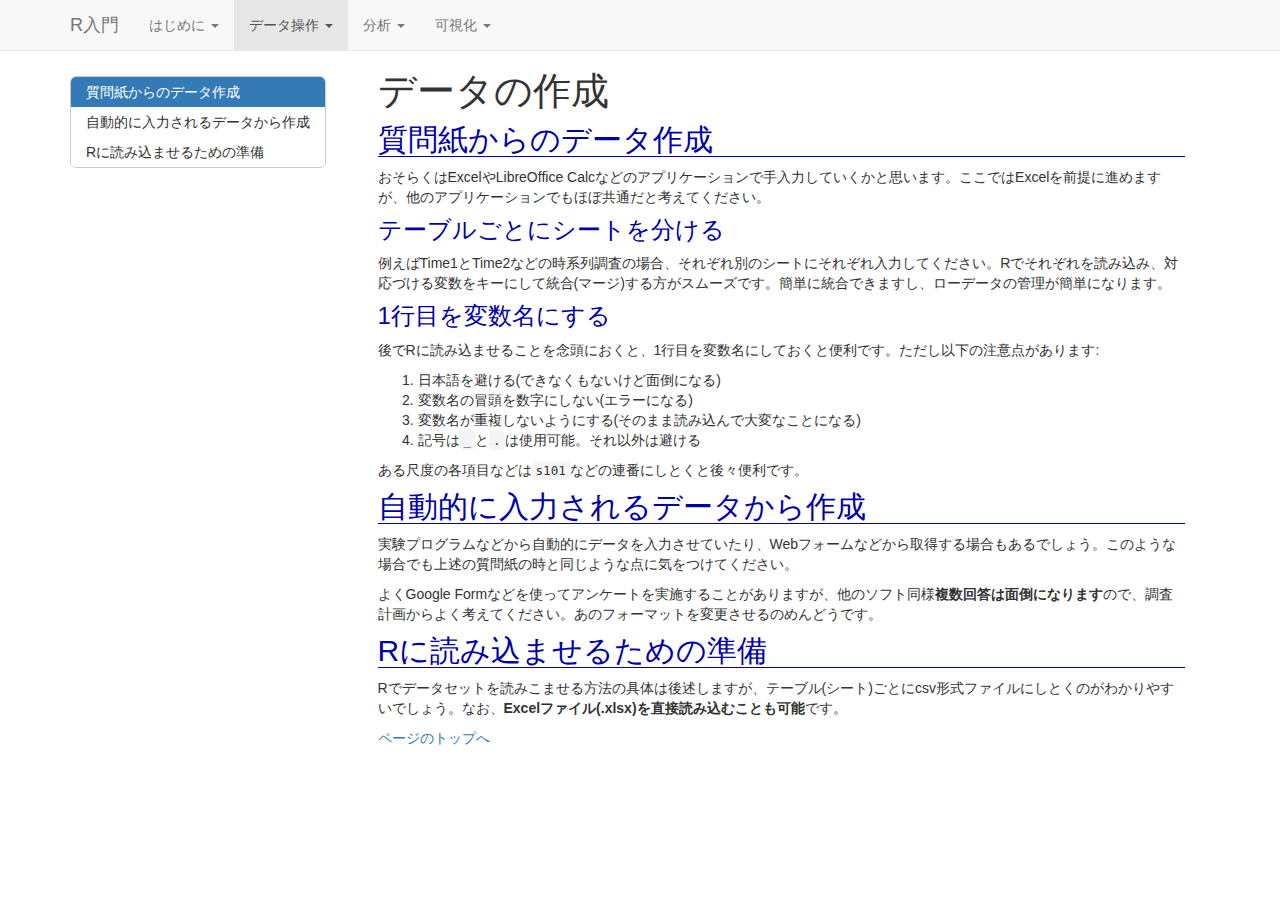
<file: make_dataset.html>
<!DOCTYPE html>

<html xmlns="http://www.w3.org/1999/xhtml">

<head>

<meta charset="utf-8">
<meta http-equiv="Content-Type" content="text/html; charset=utf-8" />
<meta name="generator" content="pandoc" />




<title>データの作成</title>

<script src="site_libs/jquery-1.11.3/jquery.min.js"></script>
<script src="site_libs/jqueryui-1.11.4/jquery-ui.min.js"></script>
<link href="site_libs/tocify-1.9.1/jquery.tocify.css" rel="stylesheet" />
<script src="site_libs/tocify-1.9.1/jquery.tocify.js"></script>
<meta name="viewport" content="width=device-width, initial-scale=1" />
<link href="site_libs/bootstrap-3.3.5/css/bootstrap.min.css" rel="stylesheet" />
<script src="site_libs/bootstrap-3.3.5/js/bootstrap.min.js"></script>
<script src="site_libs/bootstrap-3.3.5/shim/html5shiv.min.js"></script>
<script src="site_libs/bootstrap-3.3.5/shim/respond.min.js"></script>

<style type="text/css">code{white-space: pre;}</style>
<link rel="stylesheet"
      href="site_libs/highlight/default.css"
      type="text/css" />
<script src="site_libs/highlight/highlight.js"></script>
<style type="text/css">
  pre:not([class]) {
    background-color: white;
  }
</style>
<script type="text/javascript">
if (window.hljs && document.readyState && document.readyState === "complete") {
   window.setTimeout(function() {
      hljs.initHighlighting();
   }, 0);
}
</script>



<style type="text/css">
h1 {
  font-size: 34px;
}
h1.title {
  font-size: 38px;
}
h2 {
  font-size: 30px;
}
h3 {
  font-size: 24px;
}
h4 {
  font-size: 18px;
}
h5 {
  font-size: 16px;
}
h6 {
  font-size: 12px;
}
.table th:not([align]) {
  text-align: left;
}
</style>

<link rel="stylesheet" href="site_style.css" type="text/css" />

</head>

<body>

<style type = "text/css">
.main-container {
  max-width: 940px;
  margin-left: auto;
  margin-right: auto;
}
code {
  color: inherit;
  background-color: rgba(0, 0, 0, 0.04);
}
img {
  max-width:100%;
  height: auto;
}
.tabbed-pane {
  padding-top: 12px;
}
button.code-folding-btn:focus {
  outline: none;
}
</style>

<style type="text/css">
/* padding for bootstrap navbar */
body {
  padding-top: 51px;
  padding-bottom: 40px;
}
/* offset scroll position for anchor links (for fixed navbar)  */
.section h1 {
  padding-top: 56px;
  margin-top: -56px;
}

.section h2 {
  padding-top: 56px;
  margin-top: -56px;
}
.section h3 {
  padding-top: 56px;
  margin-top: -56px;
}
.section h4 {
  padding-top: 56px;
  margin-top: -56px;
}
.section h5 {
  padding-top: 56px;
  margin-top: -56px;
}
.section h6 {
  padding-top: 56px;
  margin-top: -56px;
}
</style>

<script>
// manage active state of menu based on current page
$(document).ready(function () {
  // active menu anchor
  href = window.location.pathname
  href = href.substr(href.lastIndexOf('/') + 1)
  if (href === "")
    href = "index.html";
  var menuAnchor = $('a[href="' + href + '"]');

  // mark it active
  menuAnchor.parent().addClass('active');

  // if it's got a parent navbar menu mark it active as well
  menuAnchor.closest('li.dropdown').addClass('active');
});
</script>


<div class="container-fluid main-container">

<!-- tabsets -->
<script src="site_libs/navigation-1.1/tabsets.js"></script>
<script>
$(document).ready(function () {
  window.buildTabsets("TOC");
});
</script>

<!-- code folding -->




<script>
$(document).ready(function ()  {

    // move toc-ignore selectors from section div to header
    $('div.section.toc-ignore')
        .removeClass('toc-ignore')
        .children('h1,h2,h3,h4,h5').addClass('toc-ignore');

    // establish options
    var options = {
      selectors: "h1,h2,h3",
      theme: "bootstrap3",
      context: '.toc-content',
      hashGenerator: function (text) {
        return text.replace(/[.\/?&!#<>]/g, '').replace(/\s/g, '_').toLowerCase();
      },
      ignoreSelector: ".toc-ignore",
      scrollTo: 0
    };
    options.showAndHide = true;
    options.smoothScroll = true;

    // tocify
    var toc = $("#TOC").tocify(options).data("toc-tocify");
});
</script>

<style type="text/css">

#TOC {
  margin: 25px 0px 20px 0px;
}
@media (max-width: 768px) {
#TOC {
  position: relative;
  width: 100%;
}
}


.toc-content {
  padding-left: 30px;
  padding-right: 40px;
}

div.main-container {
  max-width: 1200px;
}

div.tocify {
  width: 20%;
  max-width: 260px;
  max-height: 85%;
}

@media (min-width: 768px) and (max-width: 991px) {
  div.tocify {
    width: 25%;
  }
}

@media (max-width: 767px) {
  div.tocify {
    width: 100%;
    max-width: none;
  }
}

.tocify ul, .tocify li {
  line-height: 20px;
}

.tocify-subheader .tocify-item {
  font-size: 0.9em;
  padding-left: 5px;
}

.tocify .list-group-item {
  border-radius: 0px;
}


</style>

<!-- setup 3col/9col grid for toc_float and main content  -->
<div class="row-fluid">
<div class="col-xs-12 col-sm-4 col-md-3">
<div id="TOC" class="tocify">
</div>
</div>

<div class="toc-content col-xs-12 col-sm-8 col-md-9">




<div class="navbar navbar-default  navbar-fixed-top" role="navigation">
  <div class="container">
    <div class="navbar-header">
      <button type="button" class="navbar-toggle collapsed" data-toggle="collapse" data-target="#navbar">
        <span class="icon-bar"></span>
        <span class="icon-bar"></span>
        <span class="icon-bar"></span>
      </button>
      <a class="navbar-brand" href="index.html">R入門</a>
    </div>
    <div id="navbar" class="navbar-collapse collapse">
      <ul class="nav navbar-nav">
        <li class="dropdown">
  <a href="#" class="dropdown-toggle" data-toggle="dropdown" role="button" aria-expanded="false">
    はじめに
     
    <span class="caret"></span>
  </a>
  <ul class="dropdown-menu" role="menu">
    <li>
      <a href="setupR.html">SetUp R</a>
    </li>
    <li>
      <a href="touch_RStudio.html">Rに触れる</a>
    </li>
    <li>
      <a href="R_base_knowledge.html">Rの基礎知識</a>
    </li>
  </ul>
</li>
<li class="dropdown">
  <a href="#" class="dropdown-toggle" data-toggle="dropdown" role="button" aria-expanded="false">
    データ操作
     
    <span class="caret"></span>
  </a>
  <ul class="dropdown-menu" role="menu">
    <li>
      <a href="make_dataset.html">データの作成</a>
    </li>
    <li>
      <a href="read_dataset.html">データの読み込み</a>
    </li>
    <li>
      <a href="data_handling.html">データ整形・加工</a>
    </li>
  </ul>
</li>
<li class="dropdown">
  <a href="#" class="dropdown-toggle" data-toggle="dropdown" role="button" aria-expanded="false">
    分析
     
    <span class="caret"></span>
  </a>
  <ul class="dropdown-menu" role="menu">
    <li class="dropdown-header">基礎統計</li>
    <li class="dropdown-header">分散分析</li>
    <li class="dropdown-header">回帰分析</li>
    <li class="dropdown-header">多変量解析</li>
  </ul>
</li>
<li class="dropdown">
  <a href="#" class="dropdown-toggle" data-toggle="dropdown" role="button" aria-expanded="false">
    可視化
     
    <span class="caret"></span>
  </a>
  <ul class="dropdown-menu" role="menu">
    <li class="dropdown-header">組み込み関数</li>
    <li class="dropdown-header">ggplot2</li>
  </ul>
</li>
      </ul>
      <ul class="nav navbar-nav navbar-right">
        
      </ul>
    </div><!--/.nav-collapse -->
  </div><!--/.container -->
</div><!--/.navbar -->

<div class="fluid-row" id="header">



<h1 class="title toc-ignore">データの作成</h1>

</div>


<div class="section level2">
<h2>質問紙からのデータ作成</h2>
<p>おそらくはExcelやLibreOffice Calcなどのアプリケーションで手入力していくかと思います。ここではExcelを前提に進めますが、他のアプリケーションでもほぼ共通だと考えてください。</p>
<div class="section level3">
<h3>テーブルごとにシートを分ける</h3>
<p>例えばTime1とTime2などの時系列調査の場合、それぞれ別のシートにそれぞれ入力してください。Rでそれぞれを読み込み、対応づける変数をキーにして統合(マージ)する方がスムーズです。簡単に統合できますし、ローデータの管理が簡単になります。</p>
</div>
<div class="section level3">
<h3>1行目を変数名にする</h3>
<p>後でRに読み込ませることを念頭におくと、1行目を変数名にしておくと便利です。ただし以下の注意点があります:</p>
<ol style="list-style-type: decimal">
<li>日本語を避ける(できなくもないけど面倒になる)</li>
<li>変数名の冒頭を数字にしない(エラーになる)</li>
<li>変数名が重複しないようにする(そのまま読み込んで大変なことになる)</li>
<li>記号は<code>_</code>と<code>.</code>は使用可能。それ以外は避ける</li>
</ol>
<p>ある尺度の各項目などは<code>s101</code>などの連番にしとくと後々便利です。</p>
</div>
</div>
<div class="section level2">
<h2>自動的に入力されるデータから作成</h2>
<p>実験プログラムなどから自動的にデータを入力させていたり、Webフォームなどから取得する場合もあるでしょう。このような場合でも上述の質問紙の時と同じような点に気をつけてください。</p>
<p>よくGoogle Formなどを使ってアンケートを実施することがありますが、他のソフト同様<strong>複数回答は面倒になります</strong>ので、調査計画からよく考えてください。あのフォーマットを変更させるのめんどうです。</p>
</div>
<div id="r" class="section level2">
<h2>Rに読み込ませるための準備</h2>
<p>Rでデータセットを読みこませる方法の具体は後述しますが、テーブル(シート)ごとにcsv形式ファイルにしとくのがわかりやすいでしょう。なお、<strong>Excelファイル(.xlsx)を直接読み込むことも可能</strong>です。</p>
<p><a href="#">ページのトップへ</a></p>
</div>



</div>
</div>

</div>

<script>

// add bootstrap table styles to pandoc tables
$(document).ready(function () {
  $('tr.header').parent('thead').parent('table').addClass('table table-condensed');
});

</script>

<!-- dynamically load mathjax for compatibility with self-contained -->
<script>
  (function () {
    var script = document.createElement("script");
    script.type = "text/javascript";
    script.src  = "https://cdn.mathjax.org/mathjax/latest/MathJax.js?config=TeX-AMS-MML_HTMLorMML";
    document.getElementsByTagName("head")[0].appendChild(script);
  })();
</script>

</body>
</html>
</file>
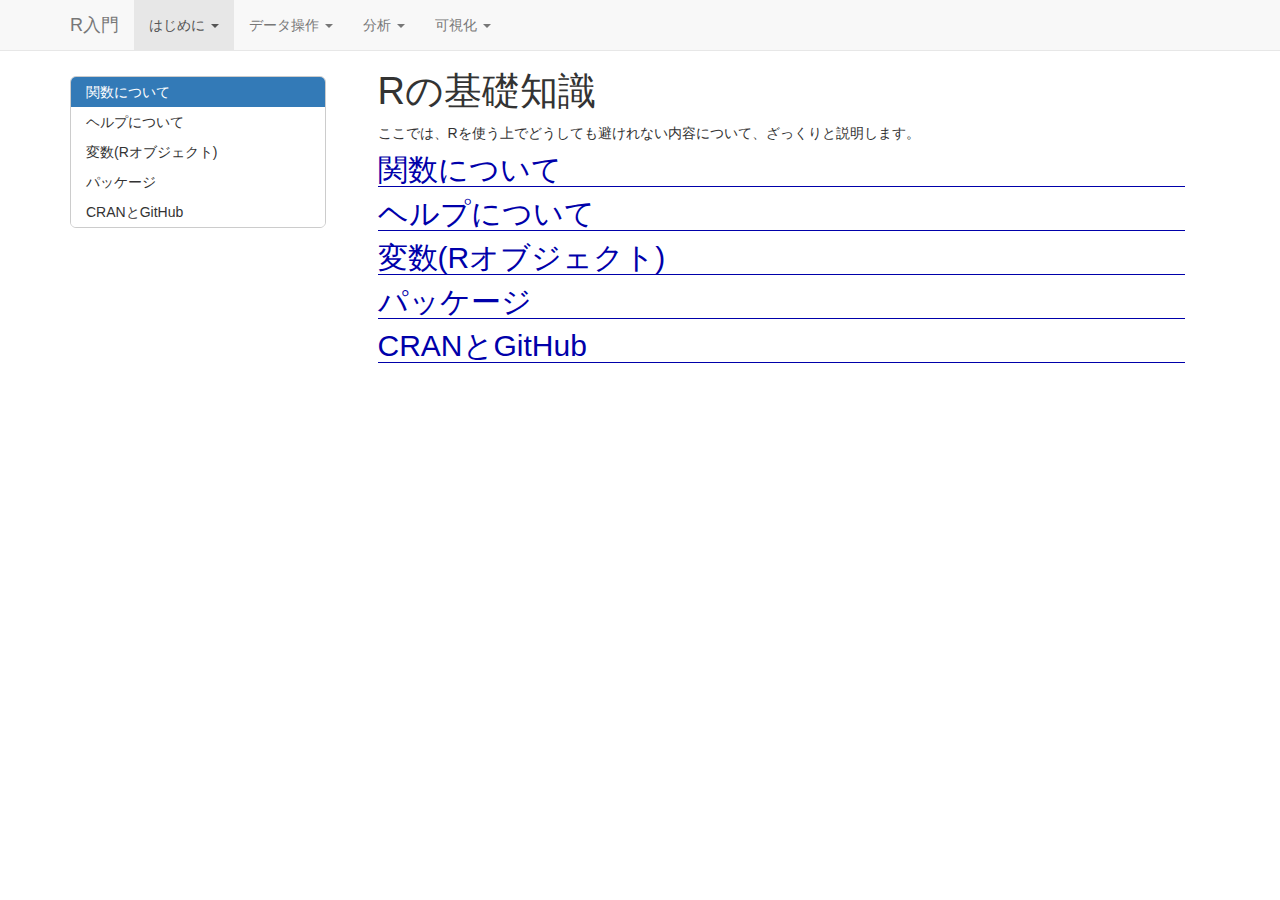
<file: R_base_knowledge.html>
<!DOCTYPE html>

<html xmlns="http://www.w3.org/1999/xhtml">

<head>

<meta charset="utf-8">
<meta http-equiv="Content-Type" content="text/html; charset=utf-8" />
<meta name="generator" content="pandoc" />




<title>Rの基礎知識</title>

<script src="site_libs/jquery-1.11.3/jquery.min.js"></script>
<script src="site_libs/jqueryui-1.11.4/jquery-ui.min.js"></script>
<link href="site_libs/tocify-1.9.1/jquery.tocify.css" rel="stylesheet" />
<script src="site_libs/tocify-1.9.1/jquery.tocify.js"></script>
<meta name="viewport" content="width=device-width, initial-scale=1" />
<link href="site_libs/bootstrap-3.3.5/css/bootstrap.min.css" rel="stylesheet" />
<script src="site_libs/bootstrap-3.3.5/js/bootstrap.min.js"></script>
<script src="site_libs/bootstrap-3.3.5/shim/html5shiv.min.js"></script>
<script src="site_libs/bootstrap-3.3.5/shim/respond.min.js"></script>

<style type="text/css">code{white-space: pre;}</style>
<link rel="stylesheet"
      href="site_libs/highlight/default.css"
      type="text/css" />
<script src="site_libs/highlight/highlight.js"></script>
<style type="text/css">
  pre:not([class]) {
    background-color: white;
  }
</style>
<script type="text/javascript">
if (window.hljs && document.readyState && document.readyState === "complete") {
   window.setTimeout(function() {
      hljs.initHighlighting();
   }, 0);
}
</script>



<style type="text/css">
h1 {
  font-size: 34px;
}
h1.title {
  font-size: 38px;
}
h2 {
  font-size: 30px;
}
h3 {
  font-size: 24px;
}
h4 {
  font-size: 18px;
}
h5 {
  font-size: 16px;
}
h6 {
  font-size: 12px;
}
.table th:not([align]) {
  text-align: left;
}
</style>

<link rel="stylesheet" href="site_style.css" type="text/css" />

</head>

<body>

<style type = "text/css">
.main-container {
  max-width: 940px;
  margin-left: auto;
  margin-right: auto;
}
code {
  color: inherit;
  background-color: rgba(0, 0, 0, 0.04);
}
img {
  max-width:100%;
  height: auto;
}
.tabbed-pane {
  padding-top: 12px;
}
button.code-folding-btn:focus {
  outline: none;
}
</style>

<style type="text/css">
/* padding for bootstrap navbar */
body {
  padding-top: 51px;
  padding-bottom: 40px;
}
/* offset scroll position for anchor links (for fixed navbar)  */
.section h1 {
  padding-top: 56px;
  margin-top: -56px;
}

.section h2 {
  padding-top: 56px;
  margin-top: -56px;
}
.section h3 {
  padding-top: 56px;
  margin-top: -56px;
}
.section h4 {
  padding-top: 56px;
  margin-top: -56px;
}
.section h5 {
  padding-top: 56px;
  margin-top: -56px;
}
.section h6 {
  padding-top: 56px;
  margin-top: -56px;
}
</style>

<script>
// manage active state of menu based on current page
$(document).ready(function () {
  // active menu anchor
  href = window.location.pathname
  href = href.substr(href.lastIndexOf('/') + 1)
  if (href === "")
    href = "index.html";
  var menuAnchor = $('a[href="' + href + '"]');

  // mark it active
  menuAnchor.parent().addClass('active');

  // if it's got a parent navbar menu mark it active as well
  menuAnchor.closest('li.dropdown').addClass('active');
});
</script>


<div class="container-fluid main-container">

<!-- tabsets -->
<script src="site_libs/navigation-1.1/tabsets.js"></script>
<script>
$(document).ready(function () {
  window.buildTabsets("TOC");
});
</script>

<!-- code folding -->




<script>
$(document).ready(function ()  {

    // move toc-ignore selectors from section div to header
    $('div.section.toc-ignore')
        .removeClass('toc-ignore')
        .children('h1,h2,h3,h4,h5').addClass('toc-ignore');

    // establish options
    var options = {
      selectors: "h1,h2,h3",
      theme: "bootstrap3",
      context: '.toc-content',
      hashGenerator: function (text) {
        return text.replace(/[.\/?&!#<>]/g, '').replace(/\s/g, '_').toLowerCase();
      },
      ignoreSelector: ".toc-ignore",
      scrollTo: 0
    };
    options.showAndHide = true;
    options.smoothScroll = true;

    // tocify
    var toc = $("#TOC").tocify(options).data("toc-tocify");
});
</script>

<style type="text/css">

#TOC {
  margin: 25px 0px 20px 0px;
}
@media (max-width: 768px) {
#TOC {
  position: relative;
  width: 100%;
}
}


.toc-content {
  padding-left: 30px;
  padding-right: 40px;
}

div.main-container {
  max-width: 1200px;
}

div.tocify {
  width: 20%;
  max-width: 260px;
  max-height: 85%;
}

@media (min-width: 768px) and (max-width: 991px) {
  div.tocify {
    width: 25%;
  }
}

@media (max-width: 767px) {
  div.tocify {
    width: 100%;
    max-width: none;
  }
}

.tocify ul, .tocify li {
  line-height: 20px;
}

.tocify-subheader .tocify-item {
  font-size: 0.9em;
  padding-left: 5px;
}

.tocify .list-group-item {
  border-radius: 0px;
}


</style>

<!-- setup 3col/9col grid for toc_float and main content  -->
<div class="row-fluid">
<div class="col-xs-12 col-sm-4 col-md-3">
<div id="TOC" class="tocify">
</div>
</div>

<div class="toc-content col-xs-12 col-sm-8 col-md-9">




<div class="navbar navbar-default  navbar-fixed-top" role="navigation">
  <div class="container">
    <div class="navbar-header">
      <button type="button" class="navbar-toggle collapsed" data-toggle="collapse" data-target="#navbar">
        <span class="icon-bar"></span>
        <span class="icon-bar"></span>
        <span class="icon-bar"></span>
      </button>
      <a class="navbar-brand" href="index.html">R入門</a>
    </div>
    <div id="navbar" class="navbar-collapse collapse">
      <ul class="nav navbar-nav">
        <li class="dropdown">
  <a href="#" class="dropdown-toggle" data-toggle="dropdown" role="button" aria-expanded="false">
    はじめに
     
    <span class="caret"></span>
  </a>
  <ul class="dropdown-menu" role="menu">
    <li>
      <a href="setupR.html">SetUp R</a>
    </li>
    <li>
      <a href="touch_RStudio.html">Rに触れる</a>
    </li>
    <li>
      <a href="R_base_knowledge.html">Rの基礎知識</a>
    </li>
  </ul>
</li>
<li class="dropdown">
  <a href="#" class="dropdown-toggle" data-toggle="dropdown" role="button" aria-expanded="false">
    データ操作
     
    <span class="caret"></span>
  </a>
  <ul class="dropdown-menu" role="menu">
    <li>
      <a href="make_dataset.html">データの作成</a>
    </li>
    <li>
      <a href="read_dataset.html">データの読み込み</a>
    </li>
    <li>
      <a href="data_handling.html">データ整形・加工</a>
    </li>
  </ul>
</li>
<li class="dropdown">
  <a href="#" class="dropdown-toggle" data-toggle="dropdown" role="button" aria-expanded="false">
    分析
     
    <span class="caret"></span>
  </a>
  <ul class="dropdown-menu" role="menu">
    <li class="dropdown-header">基礎統計</li>
    <li class="dropdown-header">分散分析</li>
    <li class="dropdown-header">回帰分析</li>
    <li class="dropdown-header">多変量解析</li>
  </ul>
</li>
<li class="dropdown">
  <a href="#" class="dropdown-toggle" data-toggle="dropdown" role="button" aria-expanded="false">
    可視化
     
    <span class="caret"></span>
  </a>
  <ul class="dropdown-menu" role="menu">
    <li class="dropdown-header">組み込み関数</li>
    <li class="dropdown-header">ggplot2</li>
  </ul>
</li>
      </ul>
      <ul class="nav navbar-nav navbar-right">
        
      </ul>
    </div><!--/.nav-collapse -->
  </div><!--/.container -->
</div><!--/.navbar -->

<div class="fluid-row" id="header">



<h1 class="title toc-ignore">Rの基礎知識</h1>

</div>


<p>ここでは、Rを使う上でどうしても避けれない内容について、ざっくりと説明します。</p>
<div class="section level2">
<h2>関数について</h2>
</div>
<div class="section level2">
<h2>ヘルプについて</h2>
</div>
<div id="r" class="section level2">
<h2>変数(Rオブジェクト)</h2>
</div>
<div class="section level2">
<h2>パッケージ</h2>
</div>
<div id="crangithub" class="section level2">
<h2>CRANとGitHub</h2>
</div>



</div>
</div>

</div>

<script>

// add bootstrap table styles to pandoc tables
$(document).ready(function () {
  $('tr.header').parent('thead').parent('table').addClass('table table-condensed');
});

</script>

<!-- dynamically load mathjax for compatibility with self-contained -->
<script>
  (function () {
    var script = document.createElement("script");
    script.type = "text/javascript";
    script.src  = "https://cdn.mathjax.org/mathjax/latest/MathJax.js?config=TeX-AMS-MML_HTMLorMML";
    document.getElementsByTagName("head")[0].appendChild(script);
  })();
</script>

</body>
</html>
</file>
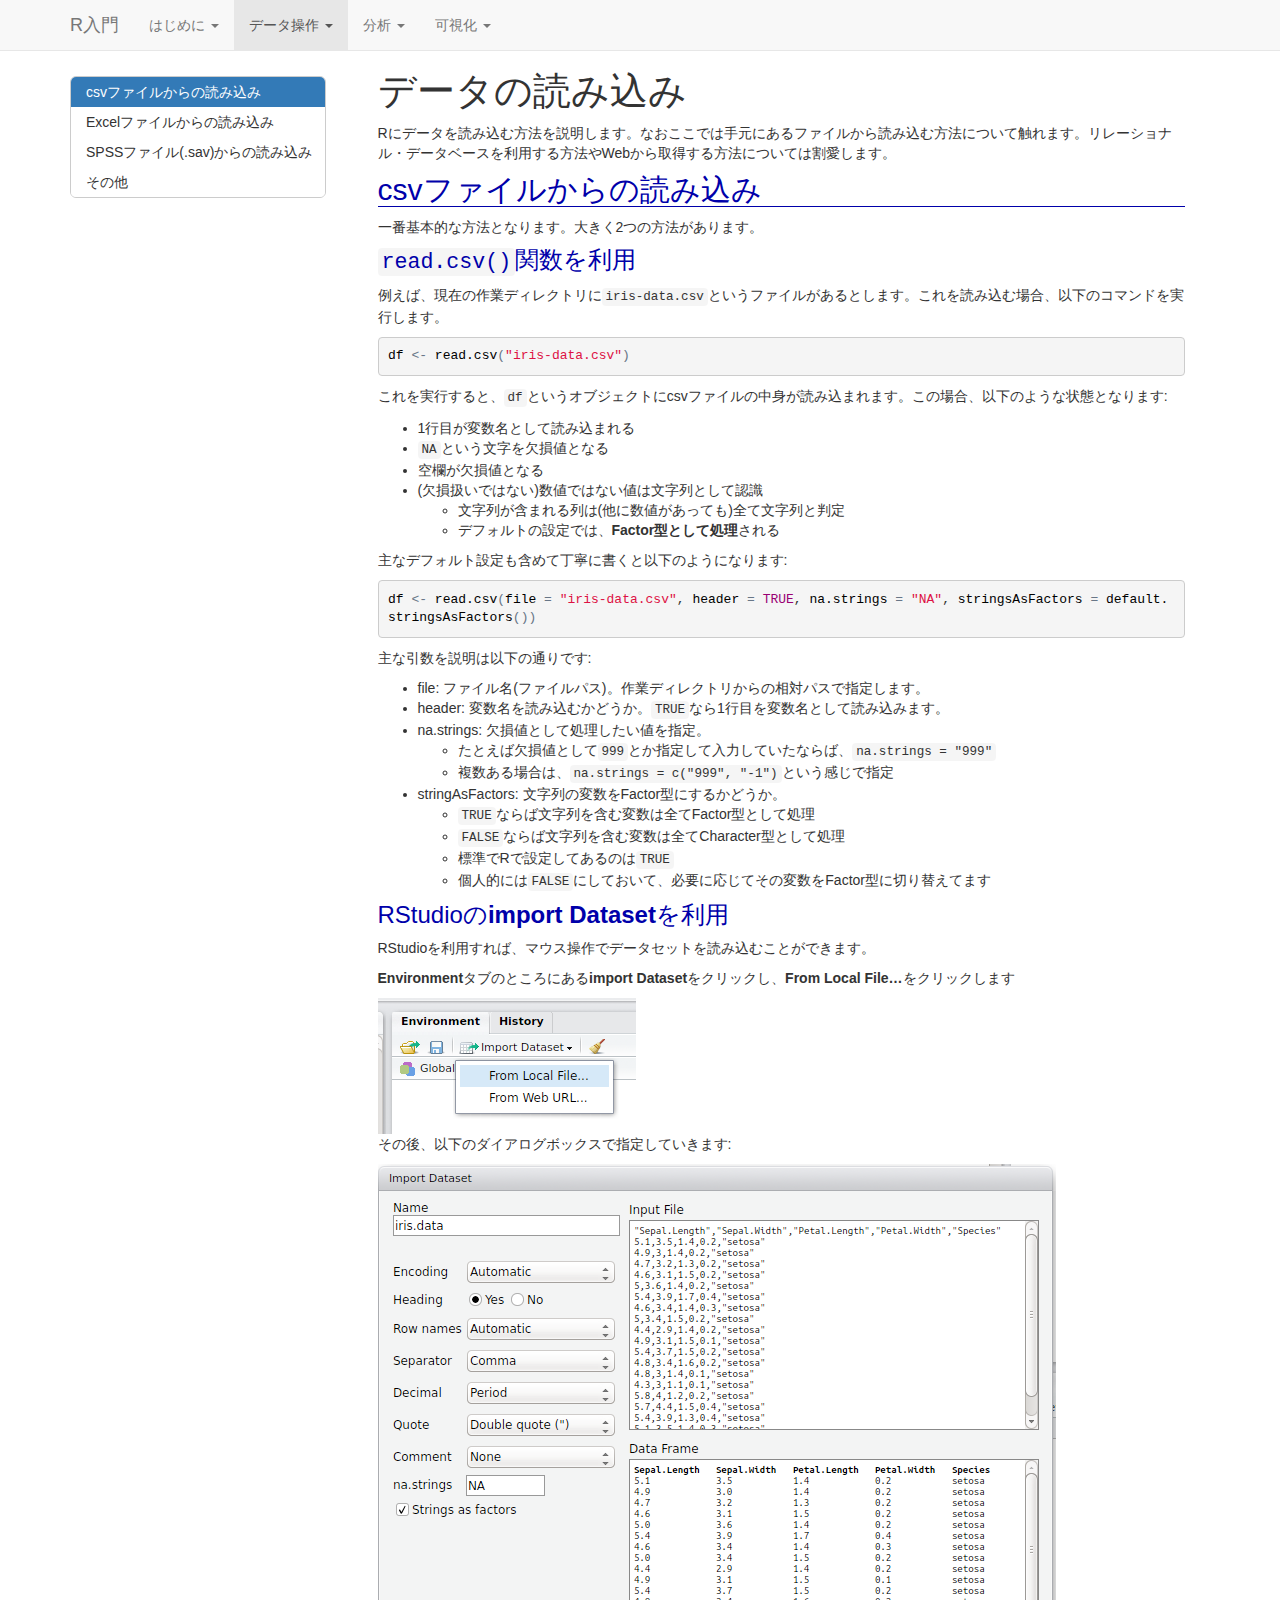
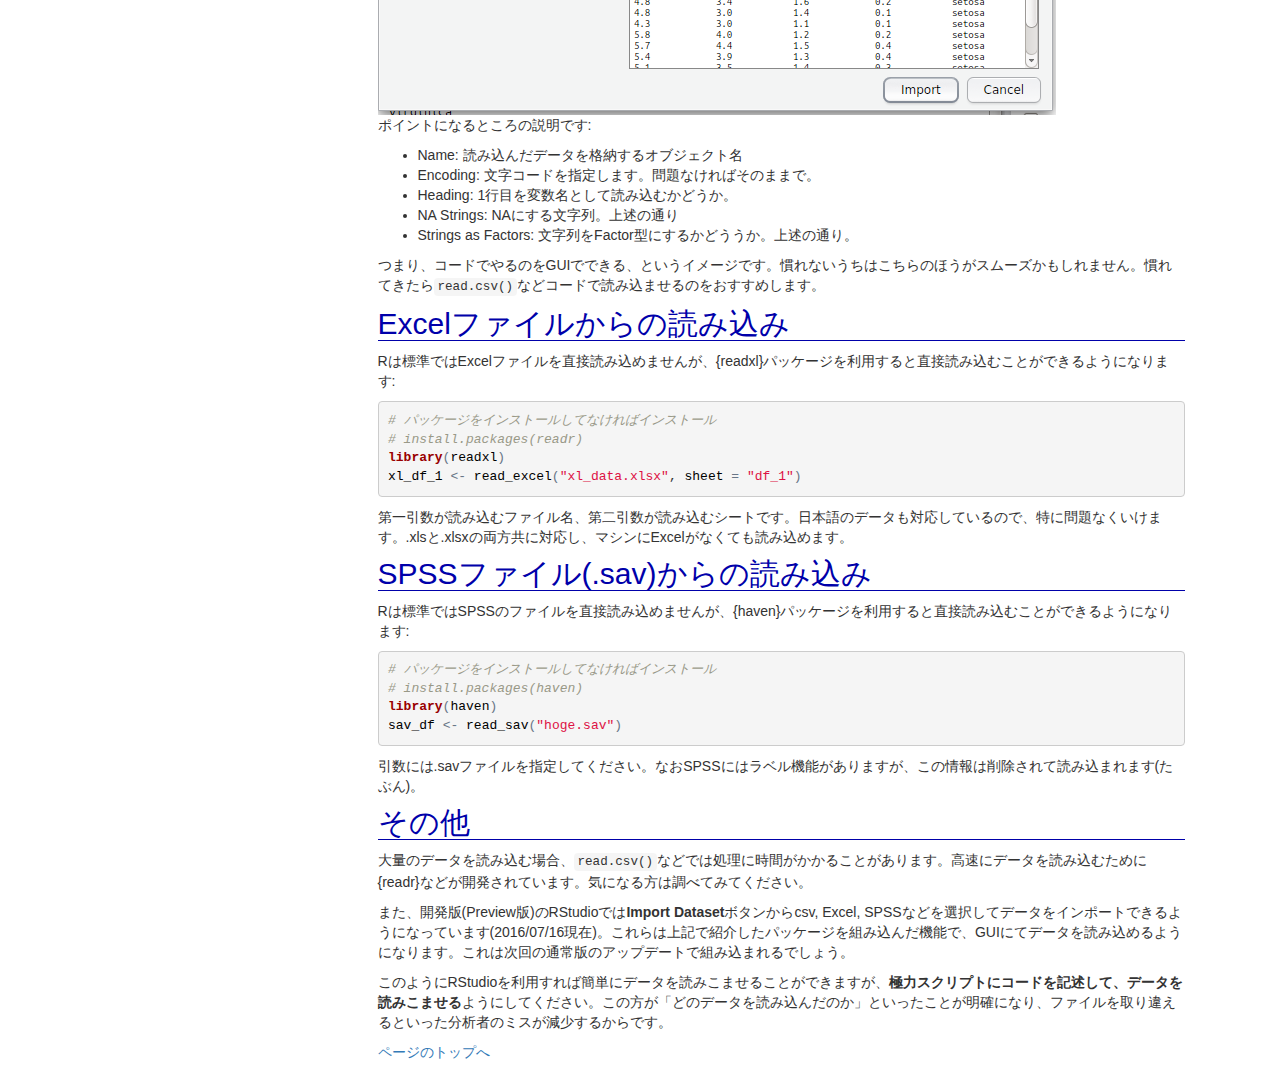
<file: read_dataset.html>
<!DOCTYPE html>

<html xmlns="http://www.w3.org/1999/xhtml">

<head>

<meta charset="utf-8">
<meta http-equiv="Content-Type" content="text/html; charset=utf-8" />
<meta name="generator" content="pandoc" />




<title>データの読み込み</title>

<script src="site_libs/jquery-1.11.3/jquery.min.js"></script>
<script src="site_libs/jqueryui-1.11.4/jquery-ui.min.js"></script>
<link href="site_libs/tocify-1.9.1/jquery.tocify.css" rel="stylesheet" />
<script src="site_libs/tocify-1.9.1/jquery.tocify.js"></script>
<meta name="viewport" content="width=device-width, initial-scale=1" />
<link href="site_libs/bootstrap-3.3.5/css/bootstrap.min.css" rel="stylesheet" />
<script src="site_libs/bootstrap-3.3.5/js/bootstrap.min.js"></script>
<script src="site_libs/bootstrap-3.3.5/shim/html5shiv.min.js"></script>
<script src="site_libs/bootstrap-3.3.5/shim/respond.min.js"></script>

<style type="text/css">code{white-space: pre;}</style>
<link rel="stylesheet"
      href="site_libs/highlight/default.css"
      type="text/css" />
<script src="site_libs/highlight/highlight.js"></script>
<style type="text/css">
  pre:not([class]) {
    background-color: white;
  }
</style>
<script type="text/javascript">
if (window.hljs && document.readyState && document.readyState === "complete") {
   window.setTimeout(function() {
      hljs.initHighlighting();
   }, 0);
}
</script>



<style type="text/css">
h1 {
  font-size: 34px;
}
h1.title {
  font-size: 38px;
}
h2 {
  font-size: 30px;
}
h3 {
  font-size: 24px;
}
h4 {
  font-size: 18px;
}
h5 {
  font-size: 16px;
}
h6 {
  font-size: 12px;
}
.table th:not([align]) {
  text-align: left;
}
</style>

<link rel="stylesheet" href="site_style.css" type="text/css" />

</head>

<body>

<style type = "text/css">
.main-container {
  max-width: 940px;
  margin-left: auto;
  margin-right: auto;
}
code {
  color: inherit;
  background-color: rgba(0, 0, 0, 0.04);
}
img {
  max-width:100%;
  height: auto;
}
.tabbed-pane {
  padding-top: 12px;
}
button.code-folding-btn:focus {
  outline: none;
}
</style>

<style type="text/css">
/* padding for bootstrap navbar */
body {
  padding-top: 51px;
  padding-bottom: 40px;
}
/* offset scroll position for anchor links (for fixed navbar)  */
.section h1 {
  padding-top: 56px;
  margin-top: -56px;
}

.section h2 {
  padding-top: 56px;
  margin-top: -56px;
}
.section h3 {
  padding-top: 56px;
  margin-top: -56px;
}
.section h4 {
  padding-top: 56px;
  margin-top: -56px;
}
.section h5 {
  padding-top: 56px;
  margin-top: -56px;
}
.section h6 {
  padding-top: 56px;
  margin-top: -56px;
}
</style>

<script>
// manage active state of menu based on current page
$(document).ready(function () {
  // active menu anchor
  href = window.location.pathname
  href = href.substr(href.lastIndexOf('/') + 1)
  if (href === "")
    href = "index.html";
  var menuAnchor = $('a[href="' + href + '"]');

  // mark it active
  menuAnchor.parent().addClass('active');

  // if it's got a parent navbar menu mark it active as well
  menuAnchor.closest('li.dropdown').addClass('active');
});
</script>


<div class="container-fluid main-container">

<!-- tabsets -->
<script src="site_libs/navigation-1.1/tabsets.js"></script>
<script>
$(document).ready(function () {
  window.buildTabsets("TOC");
});
</script>

<!-- code folding -->




<script>
$(document).ready(function ()  {

    // move toc-ignore selectors from section div to header
    $('div.section.toc-ignore')
        .removeClass('toc-ignore')
        .children('h1,h2,h3,h4,h5').addClass('toc-ignore');

    // establish options
    var options = {
      selectors: "h1,h2,h3",
      theme: "bootstrap3",
      context: '.toc-content',
      hashGenerator: function (text) {
        return text.replace(/[.\/?&!#<>]/g, '').replace(/\s/g, '_').toLowerCase();
      },
      ignoreSelector: ".toc-ignore",
      scrollTo: 0
    };
    options.showAndHide = true;
    options.smoothScroll = true;

    // tocify
    var toc = $("#TOC").tocify(options).data("toc-tocify");
});
</script>

<style type="text/css">

#TOC {
  margin: 25px 0px 20px 0px;
}
@media (max-width: 768px) {
#TOC {
  position: relative;
  width: 100%;
}
}


.toc-content {
  padding-left: 30px;
  padding-right: 40px;
}

div.main-container {
  max-width: 1200px;
}

div.tocify {
  width: 20%;
  max-width: 260px;
  max-height: 85%;
}

@media (min-width: 768px) and (max-width: 991px) {
  div.tocify {
    width: 25%;
  }
}

@media (max-width: 767px) {
  div.tocify {
    width: 100%;
    max-width: none;
  }
}

.tocify ul, .tocify li {
  line-height: 20px;
}

.tocify-subheader .tocify-item {
  font-size: 0.9em;
  padding-left: 5px;
}

.tocify .list-group-item {
  border-radius: 0px;
}


</style>

<!-- setup 3col/9col grid for toc_float and main content  -->
<div class="row-fluid">
<div class="col-xs-12 col-sm-4 col-md-3">
<div id="TOC" class="tocify">
</div>
</div>

<div class="toc-content col-xs-12 col-sm-8 col-md-9">




<div class="navbar navbar-default  navbar-fixed-top" role="navigation">
  <div class="container">
    <div class="navbar-header">
      <button type="button" class="navbar-toggle collapsed" data-toggle="collapse" data-target="#navbar">
        <span class="icon-bar"></span>
        <span class="icon-bar"></span>
        <span class="icon-bar"></span>
      </button>
      <a class="navbar-brand" href="index.html">R入門</a>
    </div>
    <div id="navbar" class="navbar-collapse collapse">
      <ul class="nav navbar-nav">
        <li class="dropdown">
  <a href="#" class="dropdown-toggle" data-toggle="dropdown" role="button" aria-expanded="false">
    はじめに
     
    <span class="caret"></span>
  </a>
  <ul class="dropdown-menu" role="menu">
    <li>
      <a href="setupR.html">SetUp R</a>
    </li>
    <li>
      <a href="touch_RStudio.html">Rに触れる</a>
    </li>
    <li>
      <a href="R_base_knowledge.html">Rの基礎知識</a>
    </li>
  </ul>
</li>
<li class="dropdown">
  <a href="#" class="dropdown-toggle" data-toggle="dropdown" role="button" aria-expanded="false">
    データ操作
     
    <span class="caret"></span>
  </a>
  <ul class="dropdown-menu" role="menu">
    <li>
      <a href="make_dataset.html">データの作成</a>
    </li>
    <li>
      <a href="read_dataset.html">データの読み込み</a>
    </li>
    <li>
      <a href="data_handling.html">データ整形・加工</a>
    </li>
  </ul>
</li>
<li class="dropdown">
  <a href="#" class="dropdown-toggle" data-toggle="dropdown" role="button" aria-expanded="false">
    分析
     
    <span class="caret"></span>
  </a>
  <ul class="dropdown-menu" role="menu">
    <li class="dropdown-header">基礎統計</li>
    <li class="dropdown-header">分散分析</li>
    <li class="dropdown-header">回帰分析</li>
    <li class="dropdown-header">多変量解析</li>
  </ul>
</li>
<li class="dropdown">
  <a href="#" class="dropdown-toggle" data-toggle="dropdown" role="button" aria-expanded="false">
    可視化
     
    <span class="caret"></span>
  </a>
  <ul class="dropdown-menu" role="menu">
    <li class="dropdown-header">組み込み関数</li>
    <li class="dropdown-header">ggplot2</li>
  </ul>
</li>
      </ul>
      <ul class="nav navbar-nav navbar-right">
        
      </ul>
    </div><!--/.nav-collapse -->
  </div><!--/.container -->
</div><!--/.navbar -->

<div class="fluid-row" id="header">



<h1 class="title toc-ignore">データの読み込み</h1>

</div>


<p>Rにデータを読み込む方法を説明します。なおここでは手元にあるファイルから読み込む方法について触れます。リレーショナル・データベースを利用する方法やWebから取得する方法については割愛します。</p>
<div id="csv" class="section level2">
<h2>csvファイルからの読み込み</h2>
<p>一番基本的な方法となります。大きく2つの方法があります。</p>
<div id="read.csv" class="section level3">
<h3><code>read.csv()</code>関数を利用</h3>
<p>例えば、現在の作業ディレクトリに<code>iris-data.csv</code>というファイルがあるとします。これを読み込む場合、以下のコマンドを実行します。</p>
<pre class="r"><code>df &lt;- read.csv(&quot;iris-data.csv&quot;)</code></pre>
<p>これを実行すると、<code>df</code>というオブジェクトにcsvファイルの中身が読み込まれます。この場合、以下のような状態となります:</p>
<ul>
<li>1行目が変数名として読み込まれる</li>
<li><code>NA</code>という文字を欠損値となる</li>
<li>空欄が欠損値となる</li>
<li>(欠損扱いではない)数値ではない値は文字列として認識
<ul>
<li>文字列が含まれる列は(他に数値があっても)全て文字列と判定</li>
<li>デフォルトの設定では、<strong>Factor型として処理</strong>される</li>
</ul></li>
</ul>
<p>主なデフォルト設定も含めて丁寧に書くと以下のようになります:</p>
<pre class="r"><code>df &lt;- read.csv(file = &quot;iris-data.csv&quot;, header = TRUE, na.strings = &quot;NA&quot;, stringsAsFactors = default.stringsAsFactors())</code></pre>
<p>主な引数を説明は以下の通りです:</p>
<ul>
<li>file: ファイル名(ファイルパス)。作業ディレクトリからの相対パスで指定します。</li>
<li>header: 変数名を読み込むかどうか。<code>TRUE</code>なら1行目を変数名として読み込みます。</li>
<li>na.strings: 欠損値として処理したい値を指定。
<ul>
<li>たとえば欠損値として<code>999</code>とか指定して入力していたならば、<code>na.strings = &quot;999&quot;</code></li>
<li>複数ある場合は、<code>na.strings = c(&quot;999&quot;, &quot;-1&quot;)</code>という感じで指定</li>
</ul></li>
<li>stringAsFactors: 文字列の変数をFactor型にするかどうか。
<ul>
<li><code>TRUE</code>ならば文字列を含む変数は全てFactor型として処理</li>
<li><code>FALSE</code>ならば文字列を含む変数は全てCharacter型として処理</li>
<li>標準でRで設定してあるのは<code>TRUE</code></li>
<li>個人的には<code>FALSE</code>にしておいて、必要に応じてその変数をFactor型に切り替えてます</li>
</ul></li>
</ul>
</div>
<div id="rstudioimport-dataset" class="section level3">
<h3>RStudioの<strong>import Dataset</strong>を利用</h3>
<p>RStudioを利用すれば、マウス操作でデータセットを読み込むことができます。</p>
<p><strong>Environment</strong>タブのところにある<strong>import Dataset</strong>をクリックし、<strong>From Local File…</strong>をクリックします</p>
<div class="figure">
<img src="pics/import_dataset.png" />

</div>
<p>その後、以下のダイアログボックスで指定していきます:</p>
<div class="figure">
<img src="pics/import_dialog.png" />

</div>
<p>ポイントになるところの説明です:</p>
<ul>
<li>Name: 読み込んだデータを格納するオブジェクト名</li>
<li>Encoding: 文字コードを指定します。問題なければそのままで。</li>
<li>Heading: 1行目を変数名として読み込むかどうか。</li>
<li>NA Strings: NAにする文字列。上述の通り</li>
<li>Strings as Factors: 文字列をFactor型にするかどううか。上述の通り。</li>
</ul>
<p>つまり、コードでやるのをGUIでできる、というイメージです。慣れないうちはこちらのほうがスムーズかもしれません。慣れてきたら<code>read.csv()</code>などコードで読み込ませるのをおすすめします。</p>
</div>
</div>
<div id="excel" class="section level2">
<h2>Excelファイルからの読み込み</h2>
<p>Rは標準ではExcelファイルを直接読み込めませんが、{readxl}パッケージを利用すると直接読み込むことができるようになります:</p>
<pre class="r"><code># パッケージをインストールしてなければインストール
# install.packages(readr)
library(readxl)
xl_df_1 &lt;- read_excel(&quot;xl_data.xlsx&quot;, sheet = &quot;df_1&quot;)</code></pre>
<p>第一引数が読み込むファイル名、第二引数が読み込むシートです。日本語のデータも対応しているので、特に問題なくいけます。.xlsと.xlsxの両方共に対応し、マシンにExcelがなくても読み込めます。</p>
</div>
<div id="spss.sav" class="section level2">
<h2>SPSSファイル(.sav)からの読み込み</h2>
<p>Rは標準ではSPSSのファイルを直接読み込めませんが、{haven}パッケージを利用すると直接読み込むことができるようになります:</p>
<pre class="r"><code># パッケージをインストールしてなければインストール
# install.packages(haven)
library(haven)
sav_df &lt;- read_sav(&quot;hoge.sav&quot;)</code></pre>
<p>引数には.savファイルを指定してください。なおSPSSにはラベル機能がありますが、この情報は削除されて読み込まれます(たぶん)。</p>
</div>
<div class="section level2">
<h2>その他</h2>
<p>大量のデータを読み込む場合、<code>read.csv()</code>などでは処理に時間がかかることがあります。高速にデータを読み込むために{readr}などが開発されています。気になる方は調べてみてください。</p>
<p>また、開発版(Preview版)のRStudioでは<strong>Import Dataset</strong>ボタンからcsv, Excel, SPSSなどを選択してデータをインポートできるようになっています(2016/07/16現在)。これらは上記で紹介したパッケージを組み込んだ機能で、GUIにてデータを読み込めるようになります。これは次回の通常版のアップデートで組み込まれるでしょう。</p>
<p>このようにRStudioを利用すれば簡単にデータを読みこませることができますが、<strong>極力スクリプトにコードを記述して、データを読みこませる</strong>ようにしてください。この方が「どのデータを読み込んだのか」といったことが明確になり、ファイルを取り違えるといった分析者のミスが減少するからです。</p>
<p><a href="#">ページのトップへ</a></p>
</div>



</div>
</div>

</div>

<script>

// add bootstrap table styles to pandoc tables
$(document).ready(function () {
  $('tr.header').parent('thead').parent('table').addClass('table table-condensed');
});

</script>

<!-- dynamically load mathjax for compatibility with self-contained -->
<script>
  (function () {
    var script = document.createElement("script");
    script.type = "text/javascript";
    script.src  = "https://cdn.mathjax.org/mathjax/latest/MathJax.js?config=TeX-AMS-MML_HTMLorMML";
    document.getElementsByTagName("head")[0].appendChild(script);
  })();
</script>

</body>
</html>
</file>
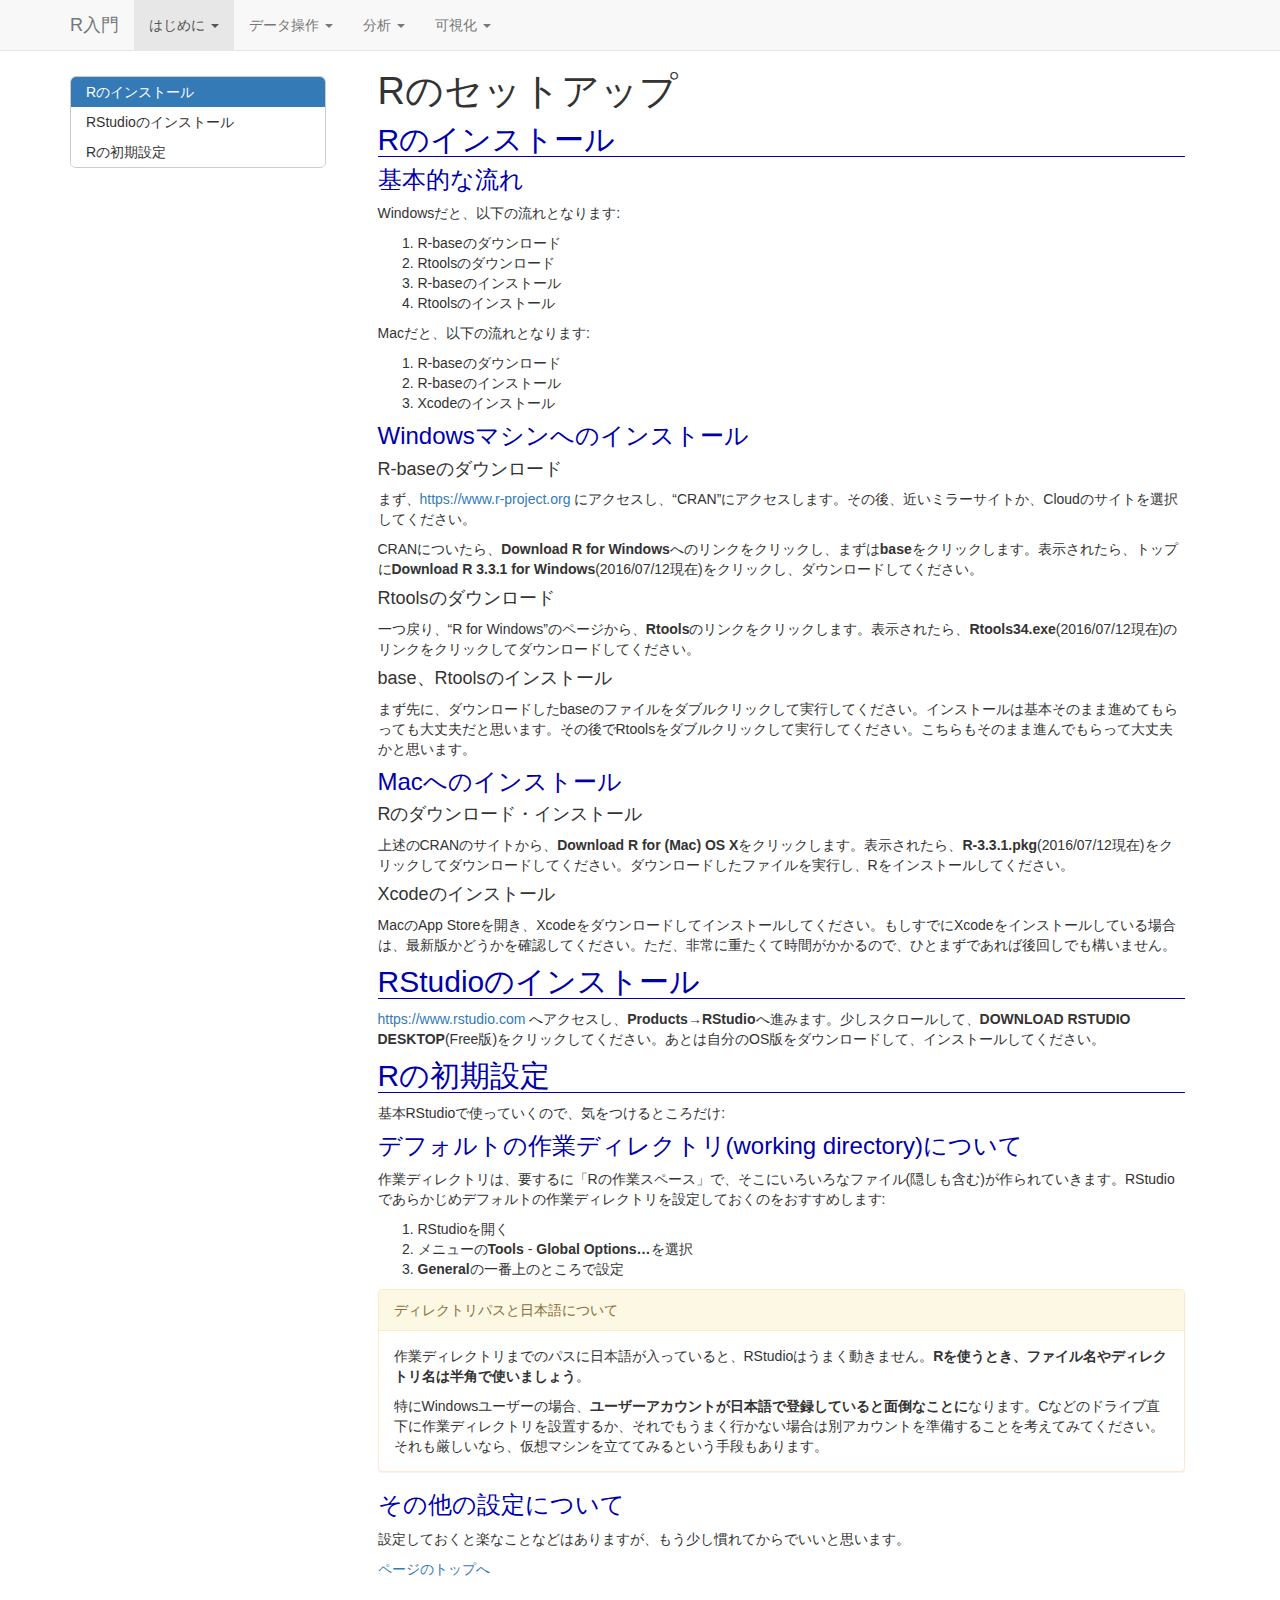
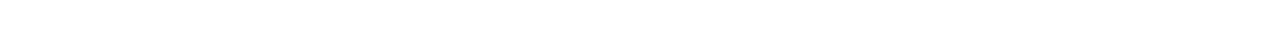
<file: setupR.html>
<!DOCTYPE html>

<html xmlns="http://www.w3.org/1999/xhtml">

<head>

<meta charset="utf-8">
<meta http-equiv="Content-Type" content="text/html; charset=utf-8" />
<meta name="generator" content="pandoc" />




<title>Rのセットアップ</title>

<script src="site_libs/jquery-1.11.3/jquery.min.js"></script>
<script src="site_libs/jqueryui-1.11.4/jquery-ui.min.js"></script>
<link href="site_libs/tocify-1.9.1/jquery.tocify.css" rel="stylesheet" />
<script src="site_libs/tocify-1.9.1/jquery.tocify.js"></script>
<meta name="viewport" content="width=device-width, initial-scale=1" />
<link href="site_libs/bootstrap-3.3.5/css/bootstrap.min.css" rel="stylesheet" />
<script src="site_libs/bootstrap-3.3.5/js/bootstrap.min.js"></script>
<script src="site_libs/bootstrap-3.3.5/shim/html5shiv.min.js"></script>
<script src="site_libs/bootstrap-3.3.5/shim/respond.min.js"></script>

<style type="text/css">code{white-space: pre;}</style>
<link rel="stylesheet"
      href="site_libs/highlight/default.css"
      type="text/css" />
<script src="site_libs/highlight/highlight.js"></script>
<style type="text/css">
  pre:not([class]) {
    background-color: white;
  }
</style>
<script type="text/javascript">
if (window.hljs && document.readyState && document.readyState === "complete") {
   window.setTimeout(function() {
      hljs.initHighlighting();
   }, 0);
}
</script>



<style type="text/css">
h1 {
  font-size: 34px;
}
h1.title {
  font-size: 38px;
}
h2 {
  font-size: 30px;
}
h3 {
  font-size: 24px;
}
h4 {
  font-size: 18px;
}
h5 {
  font-size: 16px;
}
h6 {
  font-size: 12px;
}
.table th:not([align]) {
  text-align: left;
}
</style>

<link rel="stylesheet" href="site_style.css" type="text/css" />

</head>

<body>

<style type = "text/css">
.main-container {
  max-width: 940px;
  margin-left: auto;
  margin-right: auto;
}
code {
  color: inherit;
  background-color: rgba(0, 0, 0, 0.04);
}
img {
  max-width:100%;
  height: auto;
}
.tabbed-pane {
  padding-top: 12px;
}
button.code-folding-btn:focus {
  outline: none;
}
</style>

<style type="text/css">
/* padding for bootstrap navbar */
body {
  padding-top: 51px;
  padding-bottom: 40px;
}
/* offset scroll position for anchor links (for fixed navbar)  */
.section h1 {
  padding-top: 56px;
  margin-top: -56px;
}

.section h2 {
  padding-top: 56px;
  margin-top: -56px;
}
.section h3 {
  padding-top: 56px;
  margin-top: -56px;
}
.section h4 {
  padding-top: 56px;
  margin-top: -56px;
}
.section h5 {
  padding-top: 56px;
  margin-top: -56px;
}
.section h6 {
  padding-top: 56px;
  margin-top: -56px;
}
</style>

<script>
// manage active state of menu based on current page
$(document).ready(function () {
  // active menu anchor
  href = window.location.pathname
  href = href.substr(href.lastIndexOf('/') + 1)
  if (href === "")
    href = "index.html";
  var menuAnchor = $('a[href="' + href + '"]');

  // mark it active
  menuAnchor.parent().addClass('active');

  // if it's got a parent navbar menu mark it active as well
  menuAnchor.closest('li.dropdown').addClass('active');
});
</script>


<div class="container-fluid main-container">

<!-- tabsets -->
<script src="site_libs/navigation-1.1/tabsets.js"></script>
<script>
$(document).ready(function () {
  window.buildTabsets("TOC");
});
</script>

<!-- code folding -->




<script>
$(document).ready(function ()  {

    // move toc-ignore selectors from section div to header
    $('div.section.toc-ignore')
        .removeClass('toc-ignore')
        .children('h1,h2,h3,h4,h5').addClass('toc-ignore');

    // establish options
    var options = {
      selectors: "h1,h2,h3",
      theme: "bootstrap3",
      context: '.toc-content',
      hashGenerator: function (text) {
        return text.replace(/[.\/?&!#<>]/g, '').replace(/\s/g, '_').toLowerCase();
      },
      ignoreSelector: ".toc-ignore",
      scrollTo: 0
    };
    options.showAndHide = true;
    options.smoothScroll = true;

    // tocify
    var toc = $("#TOC").tocify(options).data("toc-tocify");
});
</script>

<style type="text/css">

#TOC {
  margin: 25px 0px 20px 0px;
}
@media (max-width: 768px) {
#TOC {
  position: relative;
  width: 100%;
}
}


.toc-content {
  padding-left: 30px;
  padding-right: 40px;
}

div.main-container {
  max-width: 1200px;
}

div.tocify {
  width: 20%;
  max-width: 260px;
  max-height: 85%;
}

@media (min-width: 768px) and (max-width: 991px) {
  div.tocify {
    width: 25%;
  }
}

@media (max-width: 767px) {
  div.tocify {
    width: 100%;
    max-width: none;
  }
}

.tocify ul, .tocify li {
  line-height: 20px;
}

.tocify-subheader .tocify-item {
  font-size: 0.9em;
  padding-left: 5px;
}

.tocify .list-group-item {
  border-radius: 0px;
}


</style>

<!-- setup 3col/9col grid for toc_float and main content  -->
<div class="row-fluid">
<div class="col-xs-12 col-sm-4 col-md-3">
<div id="TOC" class="tocify">
</div>
</div>

<div class="toc-content col-xs-12 col-sm-8 col-md-9">




<div class="navbar navbar-default  navbar-fixed-top" role="navigation">
  <div class="container">
    <div class="navbar-header">
      <button type="button" class="navbar-toggle collapsed" data-toggle="collapse" data-target="#navbar">
        <span class="icon-bar"></span>
        <span class="icon-bar"></span>
        <span class="icon-bar"></span>
      </button>
      <a class="navbar-brand" href="index.html">R入門</a>
    </div>
    <div id="navbar" class="navbar-collapse collapse">
      <ul class="nav navbar-nav">
        <li class="dropdown">
  <a href="#" class="dropdown-toggle" data-toggle="dropdown" role="button" aria-expanded="false">
    はじめに
     
    <span class="caret"></span>
  </a>
  <ul class="dropdown-menu" role="menu">
    <li>
      <a href="setupR.html">SetUp R</a>
    </li>
    <li>
      <a href="touch_RStudio.html">Rに触れる</a>
    </li>
    <li>
      <a href="R_base_knowledge.html">Rの基礎知識</a>
    </li>
  </ul>
</li>
<li class="dropdown">
  <a href="#" class="dropdown-toggle" data-toggle="dropdown" role="button" aria-expanded="false">
    データ操作
     
    <span class="caret"></span>
  </a>
  <ul class="dropdown-menu" role="menu">
    <li>
      <a href="make_dataset.html">データの作成</a>
    </li>
    <li>
      <a href="read_dataset.html">データの読み込み</a>
    </li>
    <li>
      <a href="data_handling.html">データ整形・加工</a>
    </li>
  </ul>
</li>
<li class="dropdown">
  <a href="#" class="dropdown-toggle" data-toggle="dropdown" role="button" aria-expanded="false">
    分析
     
    <span class="caret"></span>
  </a>
  <ul class="dropdown-menu" role="menu">
    <li class="dropdown-header">基礎統計</li>
    <li class="dropdown-header">分散分析</li>
    <li class="dropdown-header">回帰分析</li>
    <li class="dropdown-header">多変量解析</li>
  </ul>
</li>
<li class="dropdown">
  <a href="#" class="dropdown-toggle" data-toggle="dropdown" role="button" aria-expanded="false">
    可視化
     
    <span class="caret"></span>
  </a>
  <ul class="dropdown-menu" role="menu">
    <li class="dropdown-header">組み込み関数</li>
    <li class="dropdown-header">ggplot2</li>
  </ul>
</li>
      </ul>
      <ul class="nav navbar-nav navbar-right">
        
      </ul>
    </div><!--/.nav-collapse -->
  </div><!--/.container -->
</div><!--/.navbar -->

<div class="fluid-row" id="header">



<h1 class="title toc-ignore">Rのセットアップ</h1>

</div>


<div id="r" class="section level2">
<h2>Rのインストール</h2>
<div class="section level3">
<h3>基本的な流れ</h3>
<p>Windowsだと、以下の流れとなります:</p>
<ol style="list-style-type: decimal">
<li>R-baseのダウンロード</li>
<li>Rtoolsのダウンロード</li>
<li>R-baseのインストール</li>
<li>Rtoolsのインストール</li>
</ol>
<p>Macだと、以下の流れとなります:</p>
<ol style="list-style-type: decimal">
<li>R-baseのダウンロード</li>
<li>R-baseのインストール</li>
<li>Xcodeのインストール</li>
</ol>
</div>
<div id="windows" class="section level3">
<h3>Windowsマシンへのインストール</h3>
<div id="base-dl-win" class="section level4">
<h4>R-baseのダウンロード</h4>
<p>まず、<a href="https://www.r-project.org" class="uri">https://www.r-project.org</a> にアクセスし、“CRAN”にアクセスします。その後、近いミラーサイトか、Cloudのサイトを選択してください。</p>
<p>CRANについたら、<strong>Download R for Windows</strong>へのリンクをクリックし、まずは<strong>base</strong>をクリックします。表示されたら、トップに<strong>Download R 3.3.1 for Windows</strong>(2016/07/12現在)をクリックし、ダウンロードしてください。</p>
</div>
<div id="rtools" class="section level4">
<h4>Rtoolsのダウンロード</h4>
<p>一つ戻り、“R for Windows”のページから、<strong>Rtools</strong>のリンクをクリックします。表示されたら、<strong>Rtools34.exe</strong>(2016/07/12現在)のリンクをクリックしてダウンロードしてください。</p>
</div>
<div id="basertools" class="section level4">
<h4>base、Rtoolsのインストール</h4>
<p>まず先に、ダウンロードしたbaseのファイルをダブルクリックして実行してください。インストールは基本そのまま進めてもらっても大丈夫だと思います。その後でRtoolsをダブルクリックして実行してください。こちらもそのまま進んでもらって大丈夫かと思います。</p>
</div>
</div>
<div id="mac" class="section level3">
<h3>Macへのインストール</h3>
<div id="r" class="section level4">
<h4>Rのダウンロード・インストール</h4>
<p>上述のCRANのサイトから、<strong>Download R for (Mac) OS X</strong>をクリックします。表示されたら、<strong>R-3.3.1.pkg</strong>(2016/07/12現在)をクリックしてダウンロードしてください。ダウンロードしたファイルを実行し、Rをインストールしてください。</p>
</div>
<div id="xcode" class="section level4">
<h4>Xcodeのインストール</h4>
<p>MacのApp Storeを開き、Xcodeをダウンロードしてインストールしてください。もしすでにXcodeをインストールしている場合は、最新版かどうかを確認してください。ただ、非常に重たくて時間がかかるので、ひとまずであれば後回しでも構いません。</p>
</div>
</div>
</div>
<div id="rstudio" class="section level2">
<h2>RStudioのインストール</h2>
<p><a href="https://www.rstudio.com" class="uri">https://www.rstudio.com</a> へアクセスし、<strong>Products</strong>→<strong>RStudio</strong>へ進みます。少しスクロールして、<strong>DOWNLOAD RSTUDIO DESKTOP</strong>(Free版)をクリックしてください。あとは自分のOS版をダウンロードして、インストールしてください。</p>
</div>
<div id="r" class="section level2">
<h2>Rの初期設定</h2>
<p>基本RStudioで使っていくので、気をつけるところだけ:</p>
<div id="working-directory" class="section level3">
<h3>デフォルトの作業ディレクトリ(working directory)について</h3>
<p>作業ディレクトリは、要するに「Rの作業スペース」で、そこにいろいろなファイル(隠しも含む)が作られていきます。RStudioであらかじめデフォルトの作業ディレクトリを設定しておくのをおすすめします:</p>
<ol style="list-style-type: decimal">
<li>RStudioを開く</li>
<li>メニューの<strong>Tools</strong> - <strong>Global Options…</strong>を選択</li>
<li><strong>General</strong>の一番上のところで設定</li>
</ol>
<div class="panel panel-warning">
<div class="panel-heading">
ディレクトリパスと日本語について
</div>
<div class="panel-body">
<p>作業ディレクトリまでのパスに日本語が入っていると、RStudioはうまく動きません。<strong>Rを使うとき、ファイル名やディレクトリ名は半角で使いましょう</strong>。</p>
特にWindowsユーザーの場合、<strong>ユーザーアカウントが日本語で登録していると面倒なことに</strong>なります。Cなどのドライブ直下に作業ディレクトリを設置するか、それでもうまく行かない場合は別アカウントを準備することを考えてみてください。それも厳しいなら、仮想マシンを立ててみるという手段もあります。
</div>
</div>
</div>
<div class="section level3">
<h3>その他の設定について</h3>
<p>設定しておくと楽なことなどはありますが、もう少し慣れてからでいいと思います。</p>
<p><a href="#">ページのトップへ</a></p>
</div>
</div>



</div>
</div>

</div>

<script>

// add bootstrap table styles to pandoc tables
$(document).ready(function () {
  $('tr.header').parent('thead').parent('table').addClass('table table-condensed');
});

</script>

<!-- dynamically load mathjax for compatibility with self-contained -->
<script>
  (function () {
    var script = document.createElement("script");
    script.type = "text/javascript";
    script.src  = "https://cdn.mathjax.org/mathjax/latest/MathJax.js?config=TeX-AMS-MML_HTMLorMML";
    document.getElementsByTagName("head")[0].appendChild(script);
  })();
</script>

</body>
</html>
</file>
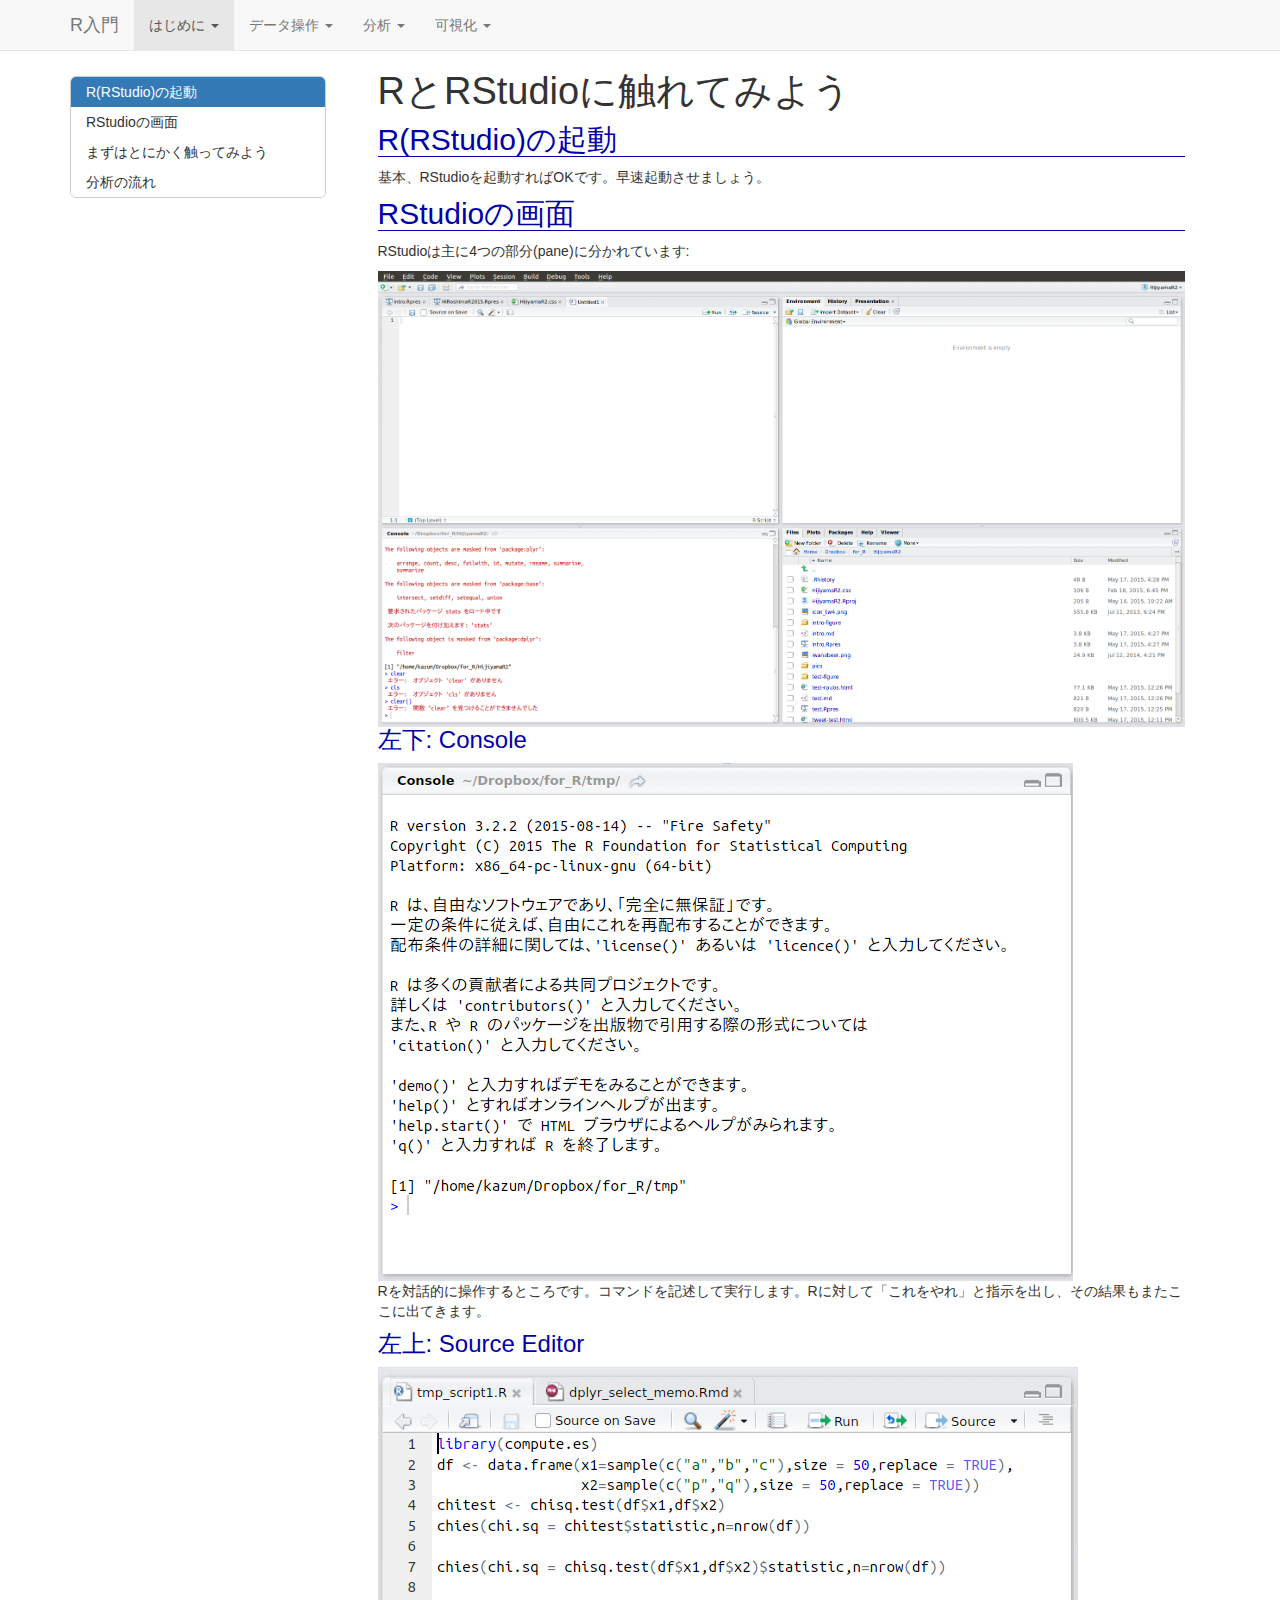
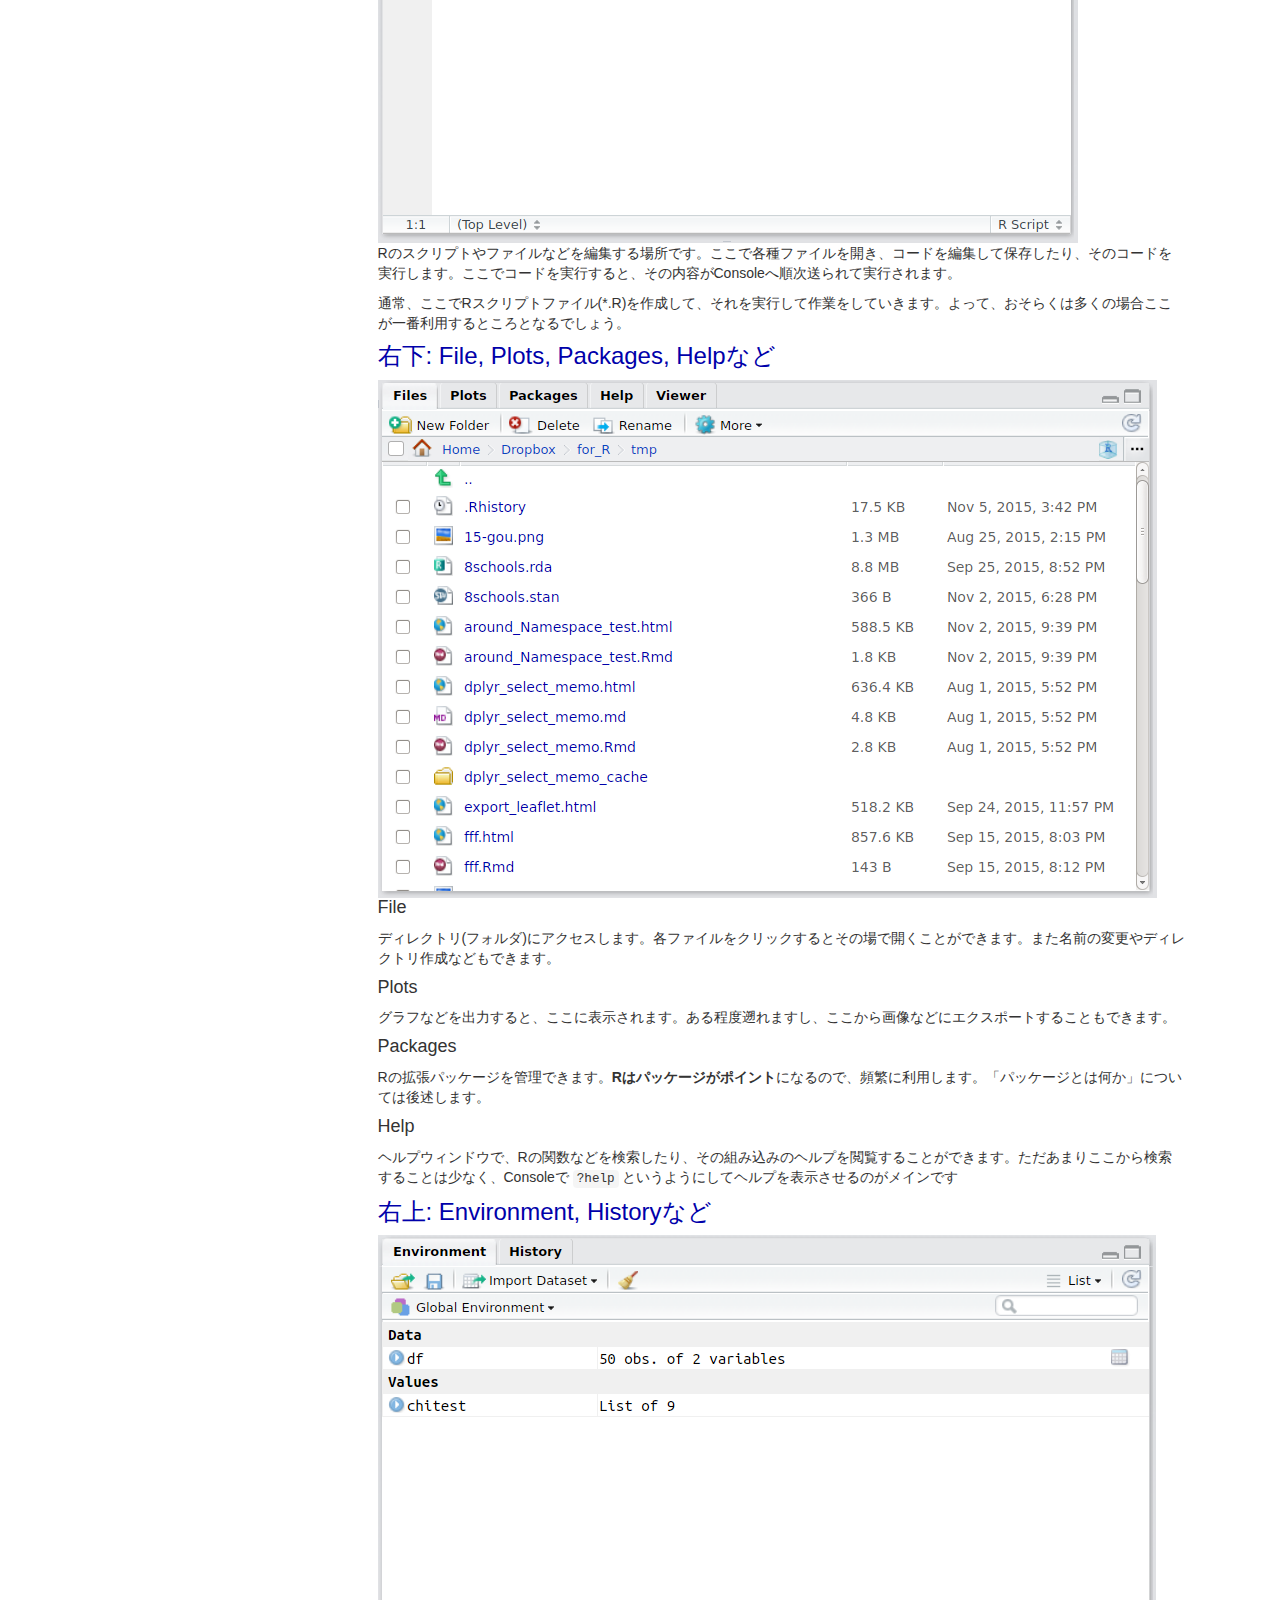
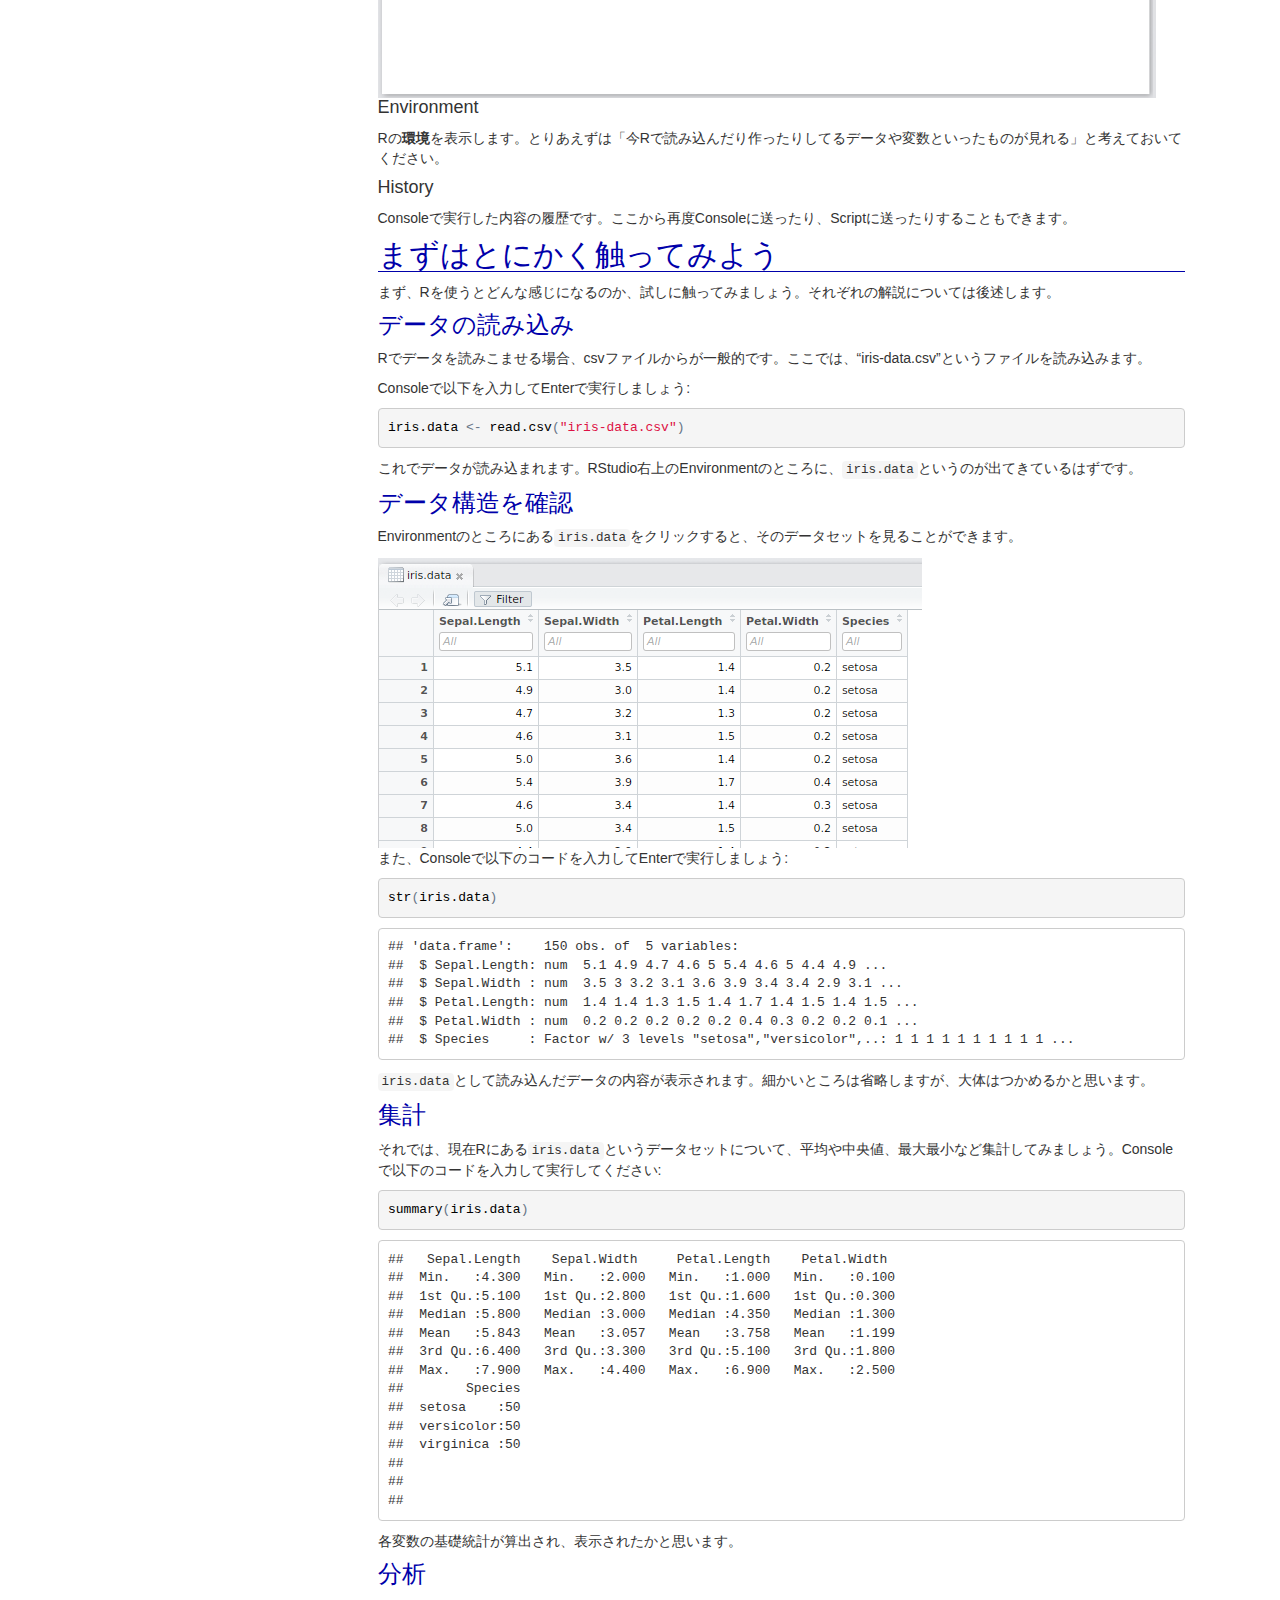
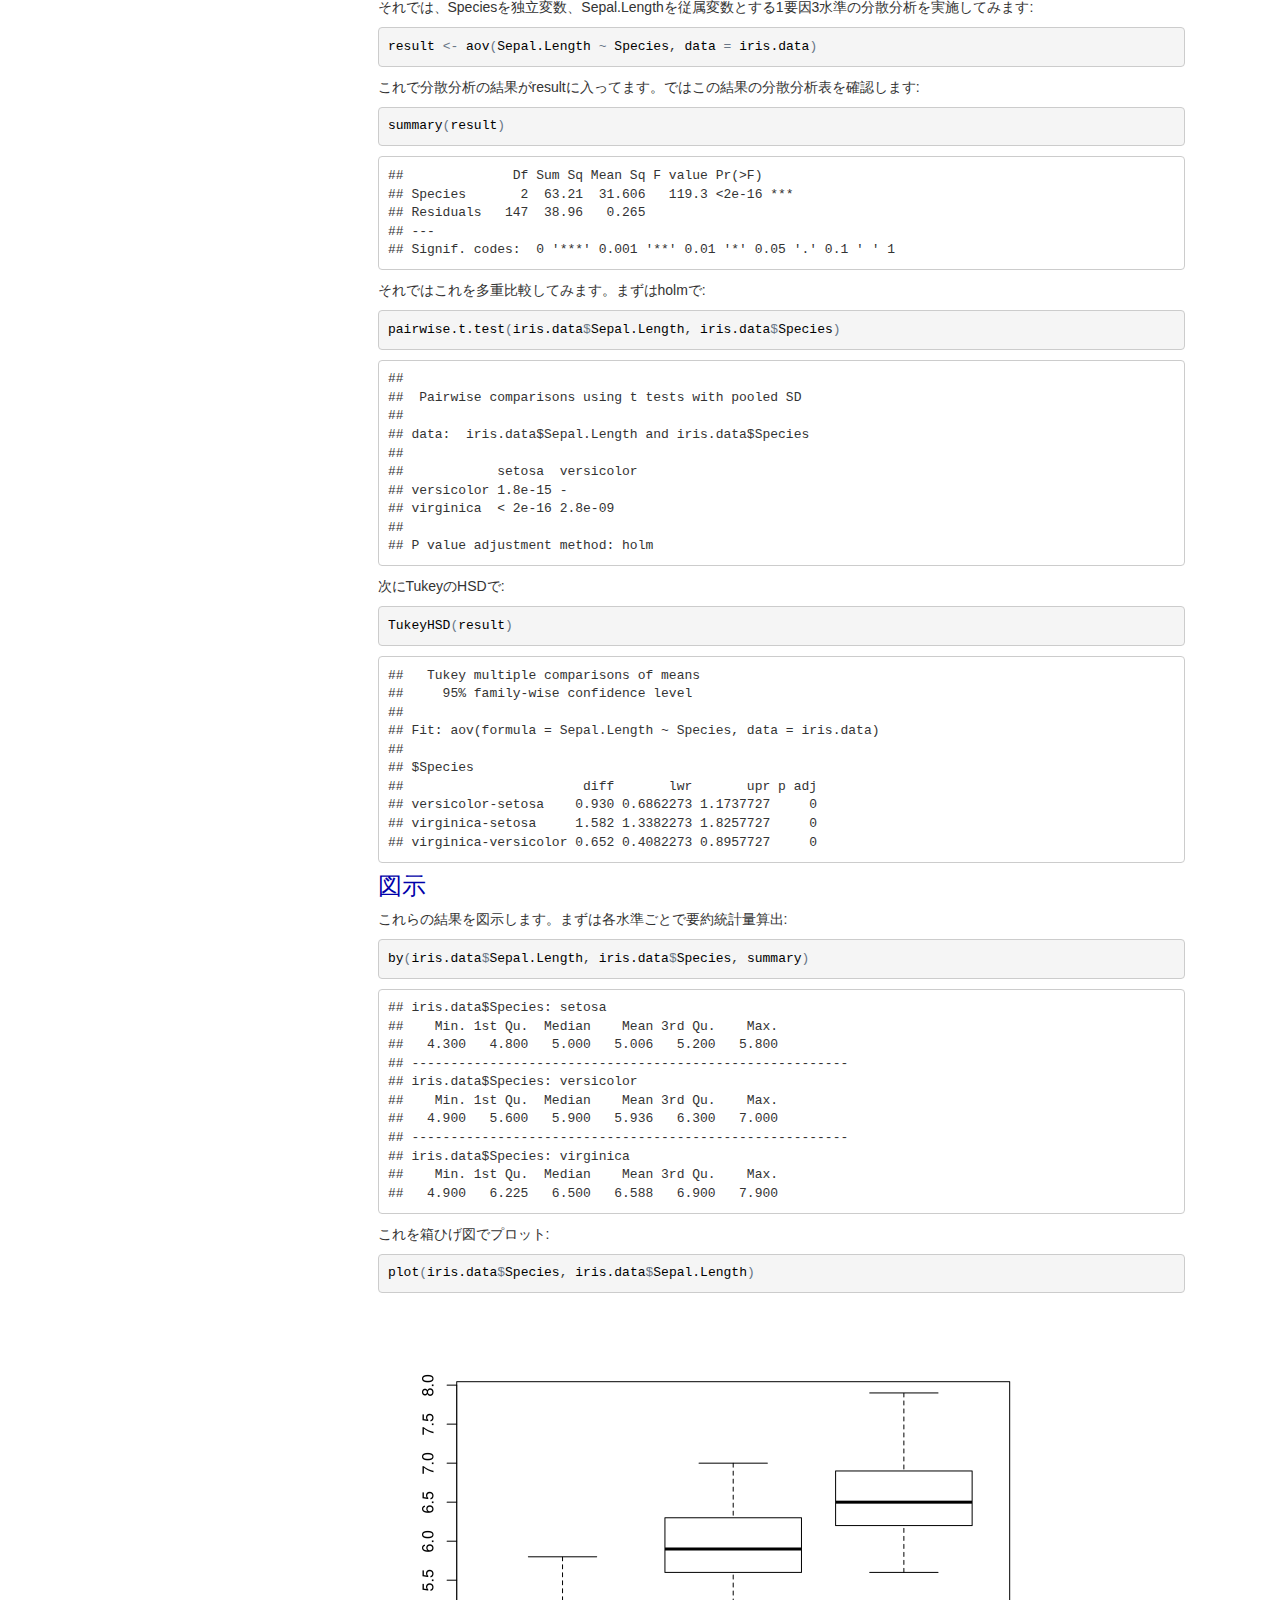
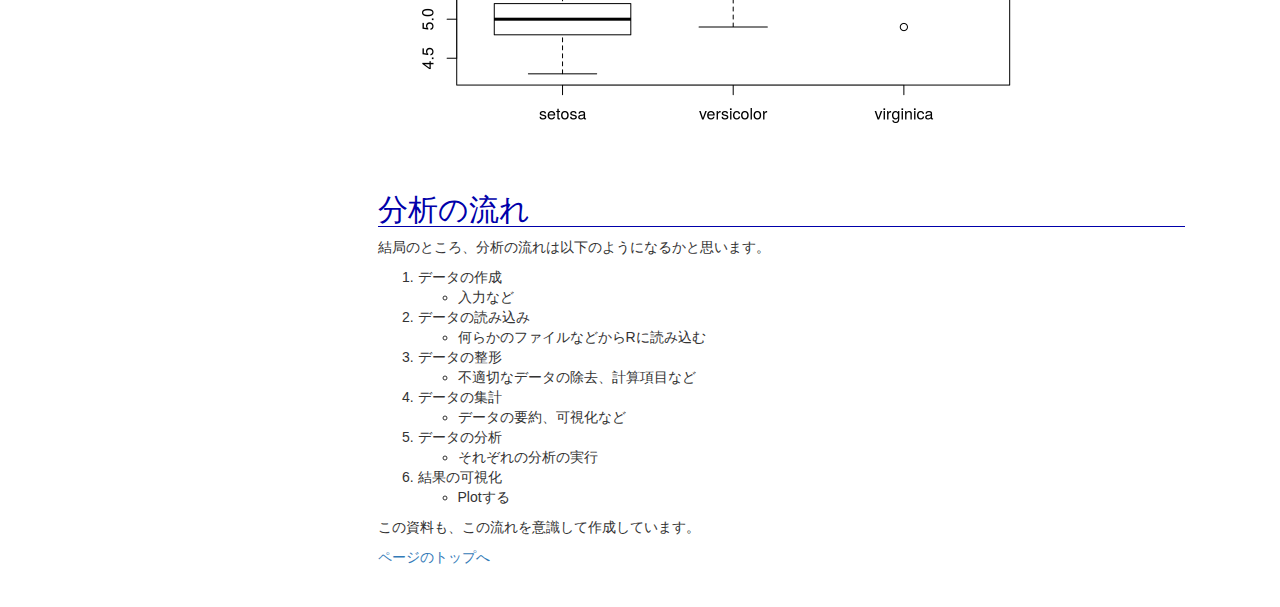
<file: touch_RStudio.html>
<!DOCTYPE html>

<html xmlns="http://www.w3.org/1999/xhtml">

<head>

<meta charset="utf-8">
<meta http-equiv="Content-Type" content="text/html; charset=utf-8" />
<meta name="generator" content="pandoc" />




<title>RとRStudioに触れてみよう</title>

<script src="site_libs/jquery-1.11.3/jquery.min.js"></script>
<script src="site_libs/jqueryui-1.11.4/jquery-ui.min.js"></script>
<link href="site_libs/tocify-1.9.1/jquery.tocify.css" rel="stylesheet" />
<script src="site_libs/tocify-1.9.1/jquery.tocify.js"></script>
<meta name="viewport" content="width=device-width, initial-scale=1" />
<link href="site_libs/bootstrap-3.3.5/css/bootstrap.min.css" rel="stylesheet" />
<script src="site_libs/bootstrap-3.3.5/js/bootstrap.min.js"></script>
<script src="site_libs/bootstrap-3.3.5/shim/html5shiv.min.js"></script>
<script src="site_libs/bootstrap-3.3.5/shim/respond.min.js"></script>

<style type="text/css">code{white-space: pre;}</style>
<link rel="stylesheet"
      href="site_libs/highlight/default.css"
      type="text/css" />
<script src="site_libs/highlight/highlight.js"></script>
<style type="text/css">
  pre:not([class]) {
    background-color: white;
  }
</style>
<script type="text/javascript">
if (window.hljs && document.readyState && document.readyState === "complete") {
   window.setTimeout(function() {
      hljs.initHighlighting();
   }, 0);
}
</script>



<style type="text/css">
h1 {
  font-size: 34px;
}
h1.title {
  font-size: 38px;
}
h2 {
  font-size: 30px;
}
h3 {
  font-size: 24px;
}
h4 {
  font-size: 18px;
}
h5 {
  font-size: 16px;
}
h6 {
  font-size: 12px;
}
.table th:not([align]) {
  text-align: left;
}
</style>

<link rel="stylesheet" href="site_style.css" type="text/css" />

</head>

<body>

<style type = "text/css">
.main-container {
  max-width: 940px;
  margin-left: auto;
  margin-right: auto;
}
code {
  color: inherit;
  background-color: rgba(0, 0, 0, 0.04);
}
img {
  max-width:100%;
  height: auto;
}
.tabbed-pane {
  padding-top: 12px;
}
button.code-folding-btn:focus {
  outline: none;
}
</style>

<style type="text/css">
/* padding for bootstrap navbar */
body {
  padding-top: 51px;
  padding-bottom: 40px;
}
/* offset scroll position for anchor links (for fixed navbar)  */
.section h1 {
  padding-top: 56px;
  margin-top: -56px;
}

.section h2 {
  padding-top: 56px;
  margin-top: -56px;
}
.section h3 {
  padding-top: 56px;
  margin-top: -56px;
}
.section h4 {
  padding-top: 56px;
  margin-top: -56px;
}
.section h5 {
  padding-top: 56px;
  margin-top: -56px;
}
.section h6 {
  padding-top: 56px;
  margin-top: -56px;
}
</style>

<script>
// manage active state of menu based on current page
$(document).ready(function () {
  // active menu anchor
  href = window.location.pathname
  href = href.substr(href.lastIndexOf('/') + 1)
  if (href === "")
    href = "index.html";
  var menuAnchor = $('a[href="' + href + '"]');

  // mark it active
  menuAnchor.parent().addClass('active');

  // if it's got a parent navbar menu mark it active as well
  menuAnchor.closest('li.dropdown').addClass('active');
});
</script>


<div class="container-fluid main-container">

<!-- tabsets -->
<script src="site_libs/navigation-1.1/tabsets.js"></script>
<script>
$(document).ready(function () {
  window.buildTabsets("TOC");
});
</script>

<!-- code folding -->




<script>
$(document).ready(function ()  {

    // move toc-ignore selectors from section div to header
    $('div.section.toc-ignore')
        .removeClass('toc-ignore')
        .children('h1,h2,h3,h4,h5').addClass('toc-ignore');

    // establish options
    var options = {
      selectors: "h1,h2,h3",
      theme: "bootstrap3",
      context: '.toc-content',
      hashGenerator: function (text) {
        return text.replace(/[.\/?&!#<>]/g, '').replace(/\s/g, '_').toLowerCase();
      },
      ignoreSelector: ".toc-ignore",
      scrollTo: 0
    };
    options.showAndHide = true;
    options.smoothScroll = true;

    // tocify
    var toc = $("#TOC").tocify(options).data("toc-tocify");
});
</script>

<style type="text/css">

#TOC {
  margin: 25px 0px 20px 0px;
}
@media (max-width: 768px) {
#TOC {
  position: relative;
  width: 100%;
}
}


.toc-content {
  padding-left: 30px;
  padding-right: 40px;
}

div.main-container {
  max-width: 1200px;
}

div.tocify {
  width: 20%;
  max-width: 260px;
  max-height: 85%;
}

@media (min-width: 768px) and (max-width: 991px) {
  div.tocify {
    width: 25%;
  }
}

@media (max-width: 767px) {
  div.tocify {
    width: 100%;
    max-width: none;
  }
}

.tocify ul, .tocify li {
  line-height: 20px;
}

.tocify-subheader .tocify-item {
  font-size: 0.9em;
  padding-left: 5px;
}

.tocify .list-group-item {
  border-radius: 0px;
}


</style>

<!-- setup 3col/9col grid for toc_float and main content  -->
<div class="row-fluid">
<div class="col-xs-12 col-sm-4 col-md-3">
<div id="TOC" class="tocify">
</div>
</div>

<div class="toc-content col-xs-12 col-sm-8 col-md-9">




<div class="navbar navbar-default  navbar-fixed-top" role="navigation">
  <div class="container">
    <div class="navbar-header">
      <button type="button" class="navbar-toggle collapsed" data-toggle="collapse" data-target="#navbar">
        <span class="icon-bar"></span>
        <span class="icon-bar"></span>
        <span class="icon-bar"></span>
      </button>
      <a class="navbar-brand" href="index.html">R入門</a>
    </div>
    <div id="navbar" class="navbar-collapse collapse">
      <ul class="nav navbar-nav">
        <li class="dropdown">
  <a href="#" class="dropdown-toggle" data-toggle="dropdown" role="button" aria-expanded="false">
    はじめに
     
    <span class="caret"></span>
  </a>
  <ul class="dropdown-menu" role="menu">
    <li>
      <a href="setupR.html">SetUp R</a>
    </li>
    <li>
      <a href="touch_RStudio.html">Rに触れる</a>
    </li>
    <li>
      <a href="R_base_knowledge.html">Rの基礎知識</a>
    </li>
  </ul>
</li>
<li class="dropdown">
  <a href="#" class="dropdown-toggle" data-toggle="dropdown" role="button" aria-expanded="false">
    データ操作
     
    <span class="caret"></span>
  </a>
  <ul class="dropdown-menu" role="menu">
    <li>
      <a href="make_dataset.html">データの作成</a>
    </li>
    <li>
      <a href="read_dataset.html">データの読み込み</a>
    </li>
    <li>
      <a href="data_handling.html">データ整形・加工</a>
    </li>
  </ul>
</li>
<li class="dropdown">
  <a href="#" class="dropdown-toggle" data-toggle="dropdown" role="button" aria-expanded="false">
    分析
     
    <span class="caret"></span>
  </a>
  <ul class="dropdown-menu" role="menu">
    <li class="dropdown-header">基礎統計</li>
    <li class="dropdown-header">分散分析</li>
    <li class="dropdown-header">回帰分析</li>
    <li class="dropdown-header">多変量解析</li>
  </ul>
</li>
<li class="dropdown">
  <a href="#" class="dropdown-toggle" data-toggle="dropdown" role="button" aria-expanded="false">
    可視化
     
    <span class="caret"></span>
  </a>
  <ul class="dropdown-menu" role="menu">
    <li class="dropdown-header">組み込み関数</li>
    <li class="dropdown-header">ggplot2</li>
  </ul>
</li>
      </ul>
      <ul class="nav navbar-nav navbar-right">
        
      </ul>
    </div><!--/.nav-collapse -->
  </div><!--/.container -->
</div><!--/.navbar -->

<div class="fluid-row" id="header">



<h1 class="title toc-ignore">RとRStudioに触れてみよう</h1>

</div>


<div id="rrstudio" class="section level2">
<h2>R(RStudio)の起動</h2>
<p>基本、RStudioを起動すればOKです。早速起動させましょう。</p>
</div>
<div id="rstudio" class="section level2">
<h2>RStudioの画面</h2>
<p>RStudioは主に4つの部分(pane)に分かれています:</p>
<div class="figure">
<img src="pics/rstudio_screen.png" />

</div>
<div id="-console" class="section level3">
<h3>左下: Console</h3>
<div class="figure">
<img src="pics/rstudio_screen_2.png" />

</div>
<p>Rを対話的に操作するところです。コマンドを記述して実行します。Rに対して「これをやれ」と指示を出し、その結果もまたここに出てきます。</p>
</div>
<div id="-source-editor" class="section level3">
<h3>左上: Source Editor</h3>
<div class="figure">
<img src="pics/rstudio_screen_1.png" />

</div>
<p>Rのスクリプトやファイルなどを編集する場所です。ここで各種ファイルを開き、コードを編集して保存したり、そのコードを実行します。ここでコードを実行すると、その内容がConsoleへ順次送られて実行されます。</p>
<p>通常、ここでRスクリプトファイル(*.R)を作成して、それを実行して作業をしていきます。よって、おそらくは多くの場合ここが一番利用するところとなるでしょう。</p>
</div>
<div id="-file-plots-packages-help" class="section level3">
<h3>右下: File, Plots, Packages, Helpなど</h3>
<div class="figure">
<img src="pics/rstudio_screen_4.png" />

</div>
<div id="file" class="section level4">
<h4>File</h4>
<p>ディレクトリ(フォルダ)にアクセスします。各ファイルをクリックするとその場で開くことができます。また名前の変更やディレクトリ作成などもできます。</p>
</div>
<div id="plots" class="section level4">
<h4>Plots</h4>
<p>グラフなどを出力すると、ここに表示されます。ある程度遡れますし、ここから画像などにエクスポートすることもできます。</p>
</div>
<div id="packages" class="section level4">
<h4>Packages</h4>
<p>Rの拡張パッケージを管理できます。<strong>Rはパッケージがポイント</strong>になるので、頻繁に利用します。「パッケージとは何か」については後述します。</p>
</div>
<div id="help" class="section level4">
<h4>Help</h4>
<p>ヘルプウィンドウで、Rの関数などを検索したり、その組み込みのヘルプを閲覧することができます。ただあまりここから検索することは少なく、Consoleで <code>?help</code> というようにしてヘルプを表示させるのがメインです</p>
</div>
</div>
<div id="-environment-history" class="section level3">
<h3>右上: Environment, Historyなど</h3>
<div class="figure">
<img src="pics/rstudio_screen_3.png" />

</div>
<div id="environment" class="section level4">
<h4>Environment</h4>
<p>Rの<strong>環境</strong>を表示します。とりあえずは「今Rで読み込んだり作ったりしてるデータや変数といったものが見れる」と考えておいてください。</p>
</div>
<div id="history" class="section level4">
<h4>History</h4>
<p>Consoleで実行した内容の履歴です。ここから再度Consoleに送ったり、Scriptに送ったりすることもできます。</p>
</div>
</div>
</div>
<div class="section level2">
<h2>まずはとにかく触ってみよう</h2>
<p>まず、Rを使うとどんな感じになるのか、試しに触ってみましょう。それぞれの解説については後述します。</p>
<div class="section level3">
<h3>データの読み込み</h3>
<p>Rでデータを読みこませる場合、csvファイルからが一般的です。ここでは、“iris-data.csv”というファイルを読み込みます。</p>
<p>Consoleで以下を入力してEnterで実行しましょう:</p>
<pre class="r"><code>iris.data &lt;- read.csv(&quot;iris-data.csv&quot;)</code></pre>
<p>これでデータが読み込まれます。RStudio右上のEnvironmentのところに、<code>iris.data</code>というのが出てきているはずです。</p>
</div>
<div class="section level3">
<h3>データ構造を確認</h3>
<p>Environmentのところにある<code>iris.data</code>をクリックすると、そのデータセットを見ることができます。</p>
<div class="figure">
<img src="pics/data_view.png" />

</div>
<p>また、Consoleで以下のコードを入力してEnterで実行しましょう:</p>
<pre class="r"><code>str(iris.data)</code></pre>
<pre><code>## &#39;data.frame&#39;:    150 obs. of  5 variables:
##  $ Sepal.Length: num  5.1 4.9 4.7 4.6 5 5.4 4.6 5 4.4 4.9 ...
##  $ Sepal.Width : num  3.5 3 3.2 3.1 3.6 3.9 3.4 3.4 2.9 3.1 ...
##  $ Petal.Length: num  1.4 1.4 1.3 1.5 1.4 1.7 1.4 1.5 1.4 1.5 ...
##  $ Petal.Width : num  0.2 0.2 0.2 0.2 0.2 0.4 0.3 0.2 0.2 0.1 ...
##  $ Species     : Factor w/ 3 levels &quot;setosa&quot;,&quot;versicolor&quot;,..: 1 1 1 1 1 1 1 1 1 1 ...</code></pre>
<p><code>iris.data</code>として読み込んだデータの内容が表示されます。細かいところは省略しますが、大体はつかめるかと思います。</p>
</div>
<div class="section level3">
<h3>集計</h3>
<p>それでは、現在Rにある<code>iris.data</code>というデータセットについて、平均や中央値、最大最小など集計してみましょう。Consoleで以下のコードを入力して実行してください:</p>
<pre class="r"><code>summary(iris.data)</code></pre>
<pre><code>##   Sepal.Length    Sepal.Width     Petal.Length    Petal.Width   
##  Min.   :4.300   Min.   :2.000   Min.   :1.000   Min.   :0.100  
##  1st Qu.:5.100   1st Qu.:2.800   1st Qu.:1.600   1st Qu.:0.300  
##  Median :5.800   Median :3.000   Median :4.350   Median :1.300  
##  Mean   :5.843   Mean   :3.057   Mean   :3.758   Mean   :1.199  
##  3rd Qu.:6.400   3rd Qu.:3.300   3rd Qu.:5.100   3rd Qu.:1.800  
##  Max.   :7.900   Max.   :4.400   Max.   :6.900   Max.   :2.500  
##        Species  
##  setosa    :50  
##  versicolor:50  
##  virginica :50  
##                 
##                 
## </code></pre>
<p>各変数の基礎統計が算出され、表示されたかと思います。</p>
</div>
<div class="section level3">
<h3>分析</h3>
<p>それでは、Speciesを独立変数、Sepal.Lengthを従属変数とする1要因3水準の分散分析を実施してみます:</p>
<pre class="r"><code>result &lt;- aov(Sepal.Length ~ Species, data = iris.data)</code></pre>
<p>これで分散分析の結果がresultに入ってます。ではこの結果の分散分析表を確認します:</p>
<pre class="r"><code>summary(result)</code></pre>
<pre><code>##              Df Sum Sq Mean Sq F value Pr(&gt;F)    
## Species       2  63.21  31.606   119.3 &lt;2e-16 ***
## Residuals   147  38.96   0.265                   
## ---
## Signif. codes:  0 &#39;***&#39; 0.001 &#39;**&#39; 0.01 &#39;*&#39; 0.05 &#39;.&#39; 0.1 &#39; &#39; 1</code></pre>
<p>それではこれを多重比較してみます。まずはholmで:</p>
<pre class="r"><code>pairwise.t.test(iris.data$Sepal.Length, iris.data$Species)</code></pre>
<pre><code>## 
##  Pairwise comparisons using t tests with pooled SD 
## 
## data:  iris.data$Sepal.Length and iris.data$Species 
## 
##            setosa  versicolor
## versicolor 1.8e-15 -         
## virginica  &lt; 2e-16 2.8e-09   
## 
## P value adjustment method: holm</code></pre>
<p>次にTukeyのHSDで:</p>
<pre class="r"><code>TukeyHSD(result)</code></pre>
<pre><code>##   Tukey multiple comparisons of means
##     95% family-wise confidence level
## 
## Fit: aov(formula = Sepal.Length ~ Species, data = iris.data)
## 
## $Species
##                       diff       lwr       upr p adj
## versicolor-setosa    0.930 0.6862273 1.1737727     0
## virginica-setosa     1.582 1.3382273 1.8257727     0
## virginica-versicolor 0.652 0.4082273 0.8957727     0</code></pre>
</div>
<div class="section level3">
<h3>図示</h3>
<p>これらの結果を図示します。まずは各水準ごとで要約統計量算出:</p>
<pre class="r"><code>by(iris.data$Sepal.Length, iris.data$Species, summary)</code></pre>
<pre><code>## iris.data$Species: setosa
##    Min. 1st Qu.  Median    Mean 3rd Qu.    Max. 
##   4.300   4.800   5.000   5.006   5.200   5.800 
## -------------------------------------------------------- 
## iris.data$Species: versicolor
##    Min. 1st Qu.  Median    Mean 3rd Qu.    Max. 
##   4.900   5.600   5.900   5.936   6.300   7.000 
## -------------------------------------------------------- 
## iris.data$Species: virginica
##    Min. 1st Qu.  Median    Mean 3rd Qu.    Max. 
##   4.900   6.225   6.500   6.588   6.900   7.900</code></pre>
<p>これを箱ひげ図でプロット:</p>
<pre class="r"><code>plot(iris.data$Species, iris.data$Sepal.Length)</code></pre>
<p><img src="touch_RStudio_files/figure-html/unnamed-chunk-9-1.png" width="672" /></p>
</div>
</div>
<div class="section level2">
<h2>分析の流れ</h2>
<p>結局のところ、分析の流れは以下のようになるかと思います。</p>
<ol style="list-style-type: decimal">
<li>データの作成
<ul>
<li>入力など</li>
</ul></li>
<li>データの読み込み
<ul>
<li>何らかのファイルなどからRに読み込む</li>
</ul></li>
<li>データの整形
<ul>
<li>不適切なデータの除去、計算項目など</li>
</ul></li>
<li>データの集計
<ul>
<li>データの要約、可視化など</li>
</ul></li>
<li>データの分析
<ul>
<li>それぞれの分析の実行</li>
</ul></li>
<li>結果の可視化
<ul>
<li>Plotする</li>
</ul></li>
</ol>
<p>この資料も、この流れを意識して作成しています。</p>
<p><a href="#">ページのトップへ</a></p>
</div>



</div>
</div>

</div>

<script>

// add bootstrap table styles to pandoc tables
$(document).ready(function () {
  $('tr.header').parent('thead').parent('table').addClass('table table-condensed');
});

</script>

<!-- dynamically load mathjax for compatibility with self-contained -->
<script>
  (function () {
    var script = document.createElement("script");
    script.type = "text/javascript";
    script.src  = "https://cdn.mathjax.org/mathjax/latest/MathJax.js?config=TeX-AMS-MML_HTMLorMML";
    document.getElementsByTagName("head")[0].appendChild(script);
  })();
</script>

</body>
</html>
</file>
<file: site_libs/highlight/default.css>
pre .operator,
pre .paren {
 color: rgb(104, 118, 135)
}

pre .literal {
 color: #990073
}

pre .number {
 color: #099;
}

pre .comment {
 color: #998;
 font-style: italic
}

pre .keyword {
 color: #900;
 font-weight: bold
}

pre .identifier {
 color: rgb(0, 0, 0);
}

pre .string {
 color: #d14;
}
</file>
<file: site_style.css>
/* additional font setting */

h2 {
  color: #00a;
  margin-top: 0.25em;
  border-bottom: 1px solid #00a;
}

h3 {
  color: #00a;
  margin-top: 0.2em;
}
</file>
